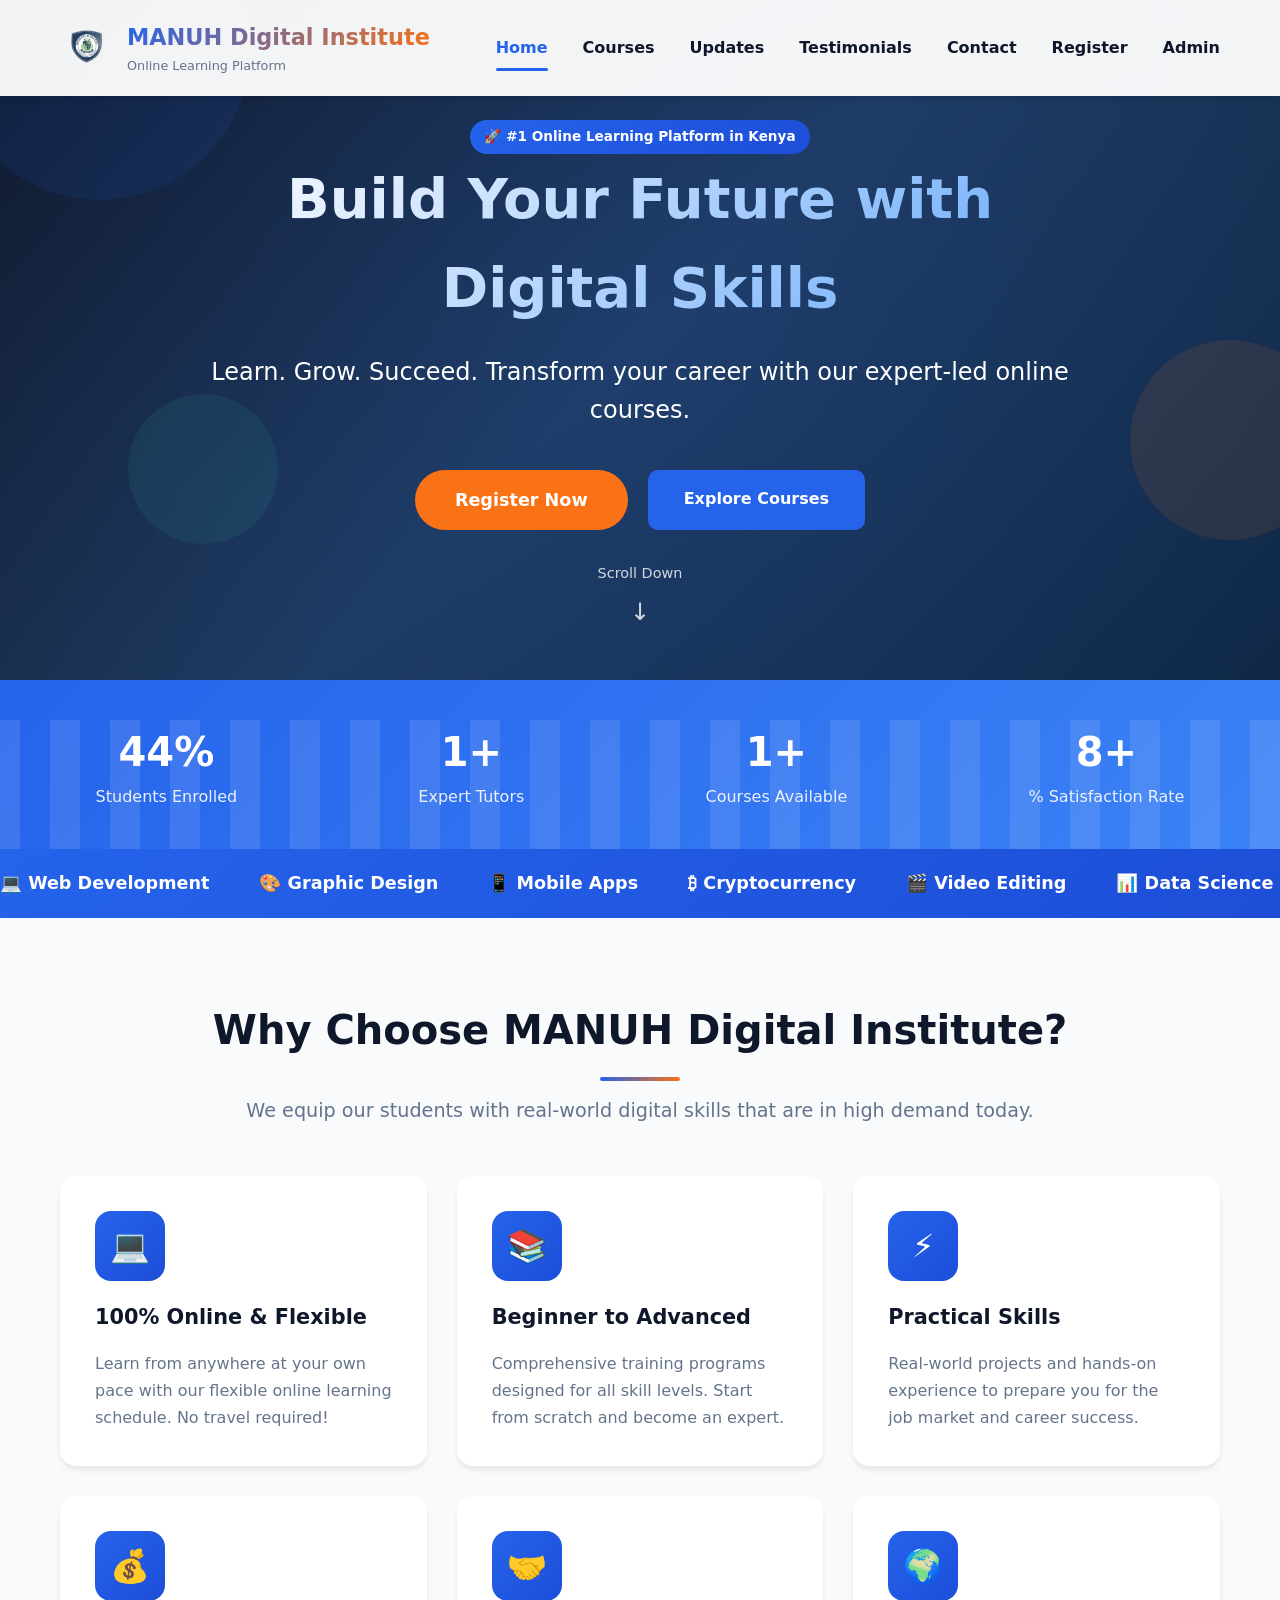
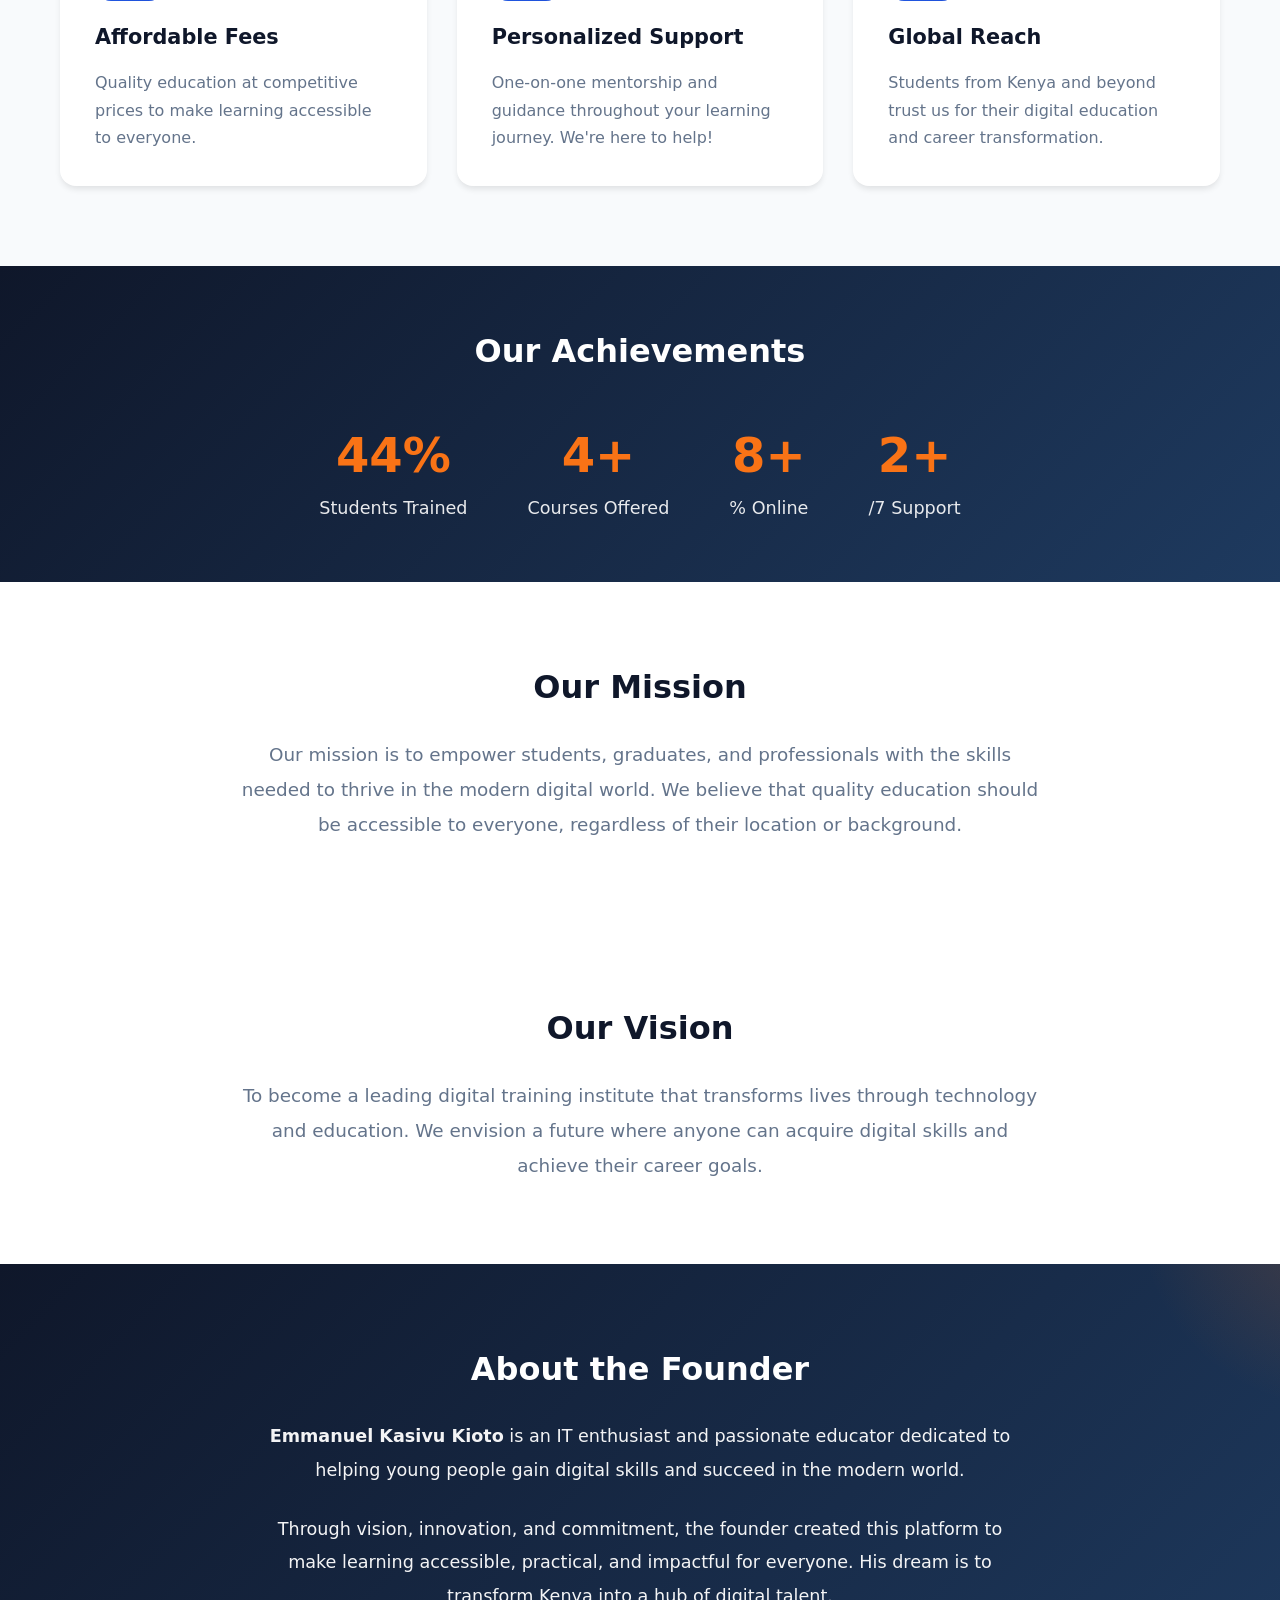
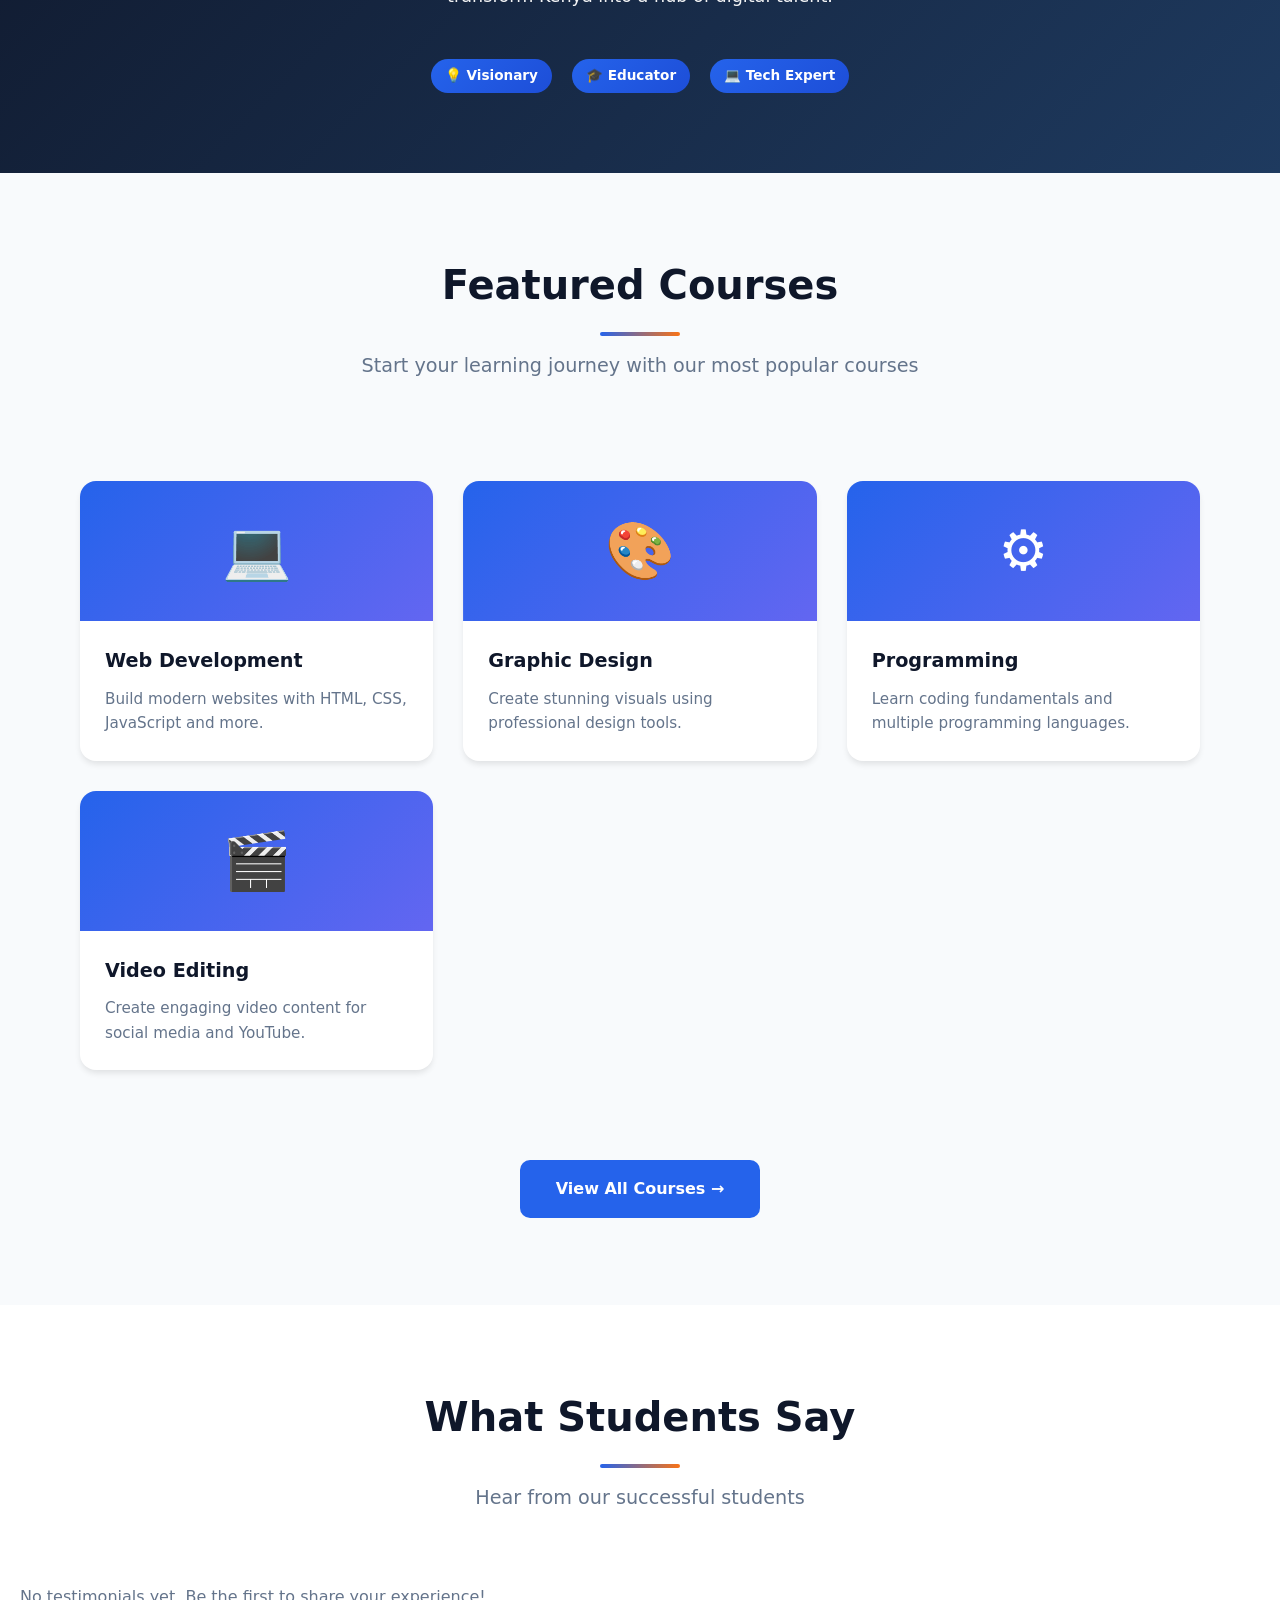
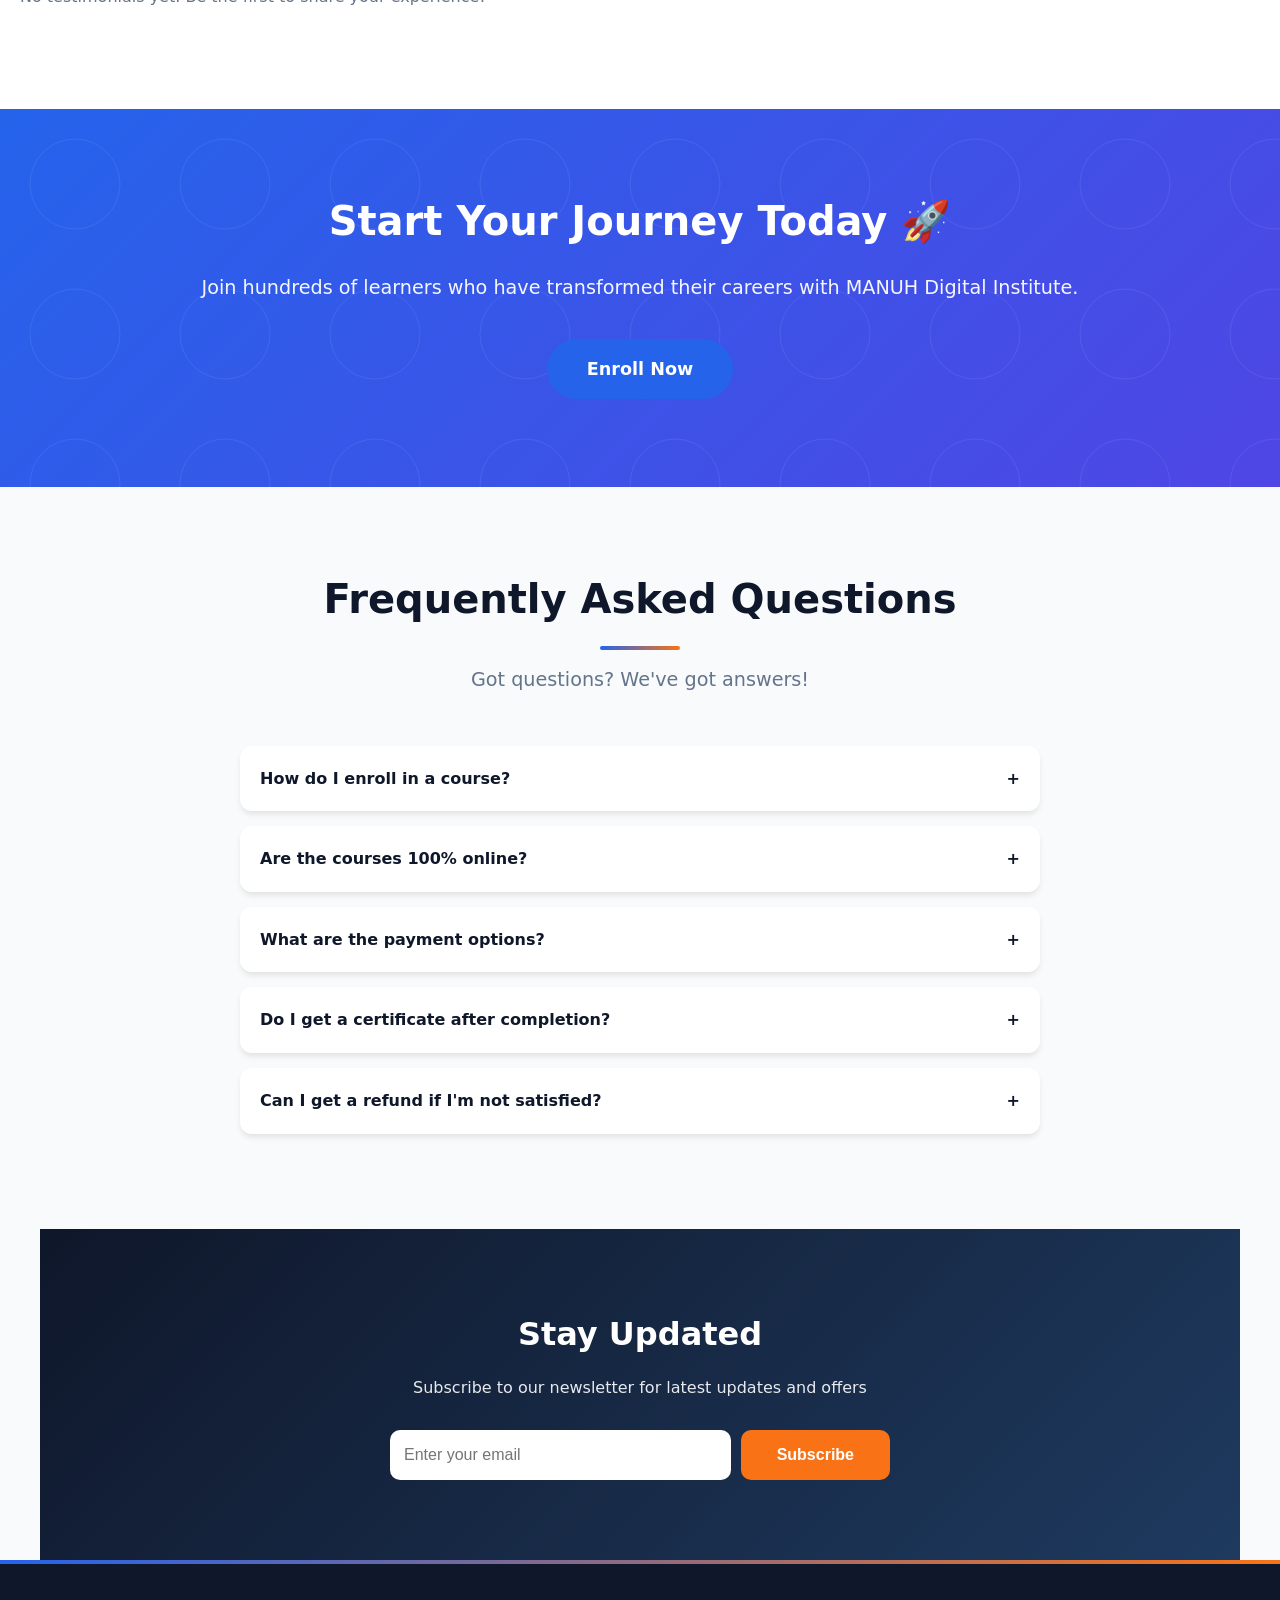
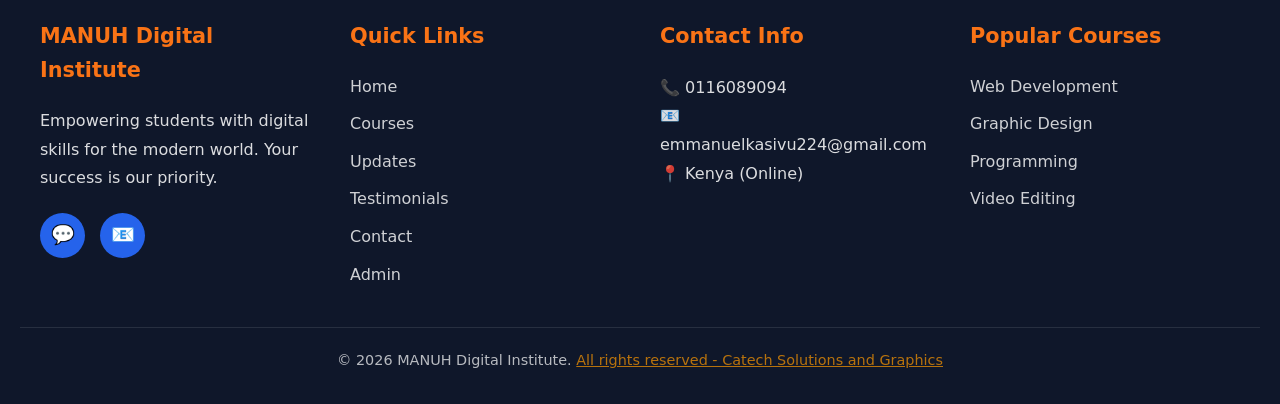
<file: index.html>
<!DOCTYPE html>
<html lang="en">
<head>
    <meta charset="UTF-8">
    <meta name="viewport" content="width=device-width, initial-scale=1.0">
    <meta name="description" content="MANUH Digital Institute - Empowering Skills for the Digital Future. Learn programming, web development, graphic design and more online.">
    <meta name="keywords" content="Manuh Digital Institute, coding school, online courses, programming Kenya, web development, graphic design">
    <title>MANUH Digital Institute | Online Learning Platform</title>
    <link rel="stylesheet" href="styles.css">
    <link rel="icon" href="logo.png">
</head>
<body>
    <!-- Preloader -->
    <div class="preloader" id="preloader">
        <div class="preloader-inner">
            <div class="loader"></div>
            <div class="preloader-text">Loading<span>.</span><span>.</span><span>.</span></div>
        </div>
    </div>

    <!-- Progress Bar -->
    <div class="progress-bar" id="progressBar"></div>

    <!-- Animated Particles Background -->
    <div class="particles">
        <div class="particle"></div>
        <div class="particle"></div>
        <div class="particle"></div>
        <div class="particle"></div>
        <div class="particle"></div>
        <div class="particle"></div>
        <div class="particle"></div>
        <div class="particle"></div>
    </div>

    <!-- Header -->
    <header class="header" id="header">
        <div class="header-inner">
            <div class="logo">
                <img src="logo.png" alt="MANUH Digital Institute">
                <div>
                    <div class="logo-text">MANUH Digital Institute</div>
                    <div class="logo-sub">Online Learning Platform</div>
                </div>
            </div>
            <button class="nav-toggle" onclick="toggleNav()">☰</button>
            <nav class="nav" id="mainNav">
                <a href="index.html" class="active">Home</a>
                <a href="courses.html">Courses</a>
                <a href="updates.html">Updates</a>
                <a href="testimonials.html">Testimonials</a>
                <a href="contact.html">Contact</a>
                <a href="register.html">Register</a>
                <a href="admin.html">Admin</a>
            </nav>
        </div>
    </header>

    <!-- Hero Section -->
    <section class="hero">
        <div class="hero-shapes">
            <div class="hero-shape"></div>
            <div class="hero-shape"></div>
            <div class="hero-shape"></div>
        </div>
        <div class="hero-content">
            <span class="badge">🚀 #1 Online Learning Platform in Kenya</span>
            <h1>Build Your Future with Digital Skills</h1>
            <p>Learn. Grow. Succeed. Transform your career with our expert-led online courses.</p>
            <div class="hero-btns">
                <a class="btn-glow accent" href="https://forms.gle/YhykzPtUgLiprZreA">Register Now</a>
                <a class="btn" href="courses.html">Explore Courses</a>
            </div>
        </div>
        <div class="scroll-indicator">
            <span>Scroll Down</span>
            <span class="arrow">↓</span>
        </div>
    </section>

    <!-- Stats Bar -->
    <div class="stats-bar">
        <div class="stat-item scroll-animate">
            <span class="stat-number" data-count="500">0</span>
            <span class="stat-label">Students Enrolled</span>
        </div>
        <div class="stat-item scroll-animate">
            <span class="stat-number" data-count="15">0</span>
            <span class="stat-label">Expert Tutors</span>
        </div>
        <div class="stat-item scroll-animate">
            <span class="stat-number" data-count="20">0</span>
            <span class="stat-label">Courses Available</span>
        </div>
        <div class="stat-item scroll-animate">
            <span class="stat-number" data-count="98">0</span>
            <span class="stat-label">% Satisfaction Rate</span>
        </div>
    </div>

    <!-- Marquee -->
    <div class="marquee-container">
        <div class="marquee">
            <div class="marquee-content">
                <span class="marquee-item">💻 Web Development</span>
                <span class="marquee-item">🎨 Graphic Design</span>
                <span class="marquee-item">📱 Mobile Apps</span>
                <span class="marquee-item">₿ Cryptocurrency</span>
                <span class="marquee-item">🎬 Video Editing</span>
                <span class="marquee-item">📊 Data Science</span>
                <span class="marquee-item">🔐 Cyber Security</span>
                <span class="marquee-item">💰 Affordable Fees</span>
            </div>
            <div class="marquee-content">
                <span class="marquee-item">💻 Web Development</span>
                <span class="marquee-item">🎨 Graphic Design</span>
                <span class="marquee-item">📱 Mobile Apps</span>
                <span class="marquee-item">₿ Cryptocurrency</span>
                <span class="marquee-item">🎬 Video Editing</span>
                <span class="marquee-item">📊 Data Science</span>
                <span class="marquee-item">🔐 Cyber Security</span>
                <span class="marquee-item">💰 Affordable Fees</span>
            </div>
        </div>
    </div>

    <!-- Why Choose Us -->
    <section class="section scroll-animate">
        <h2 class="section-title">Why Choose MANUH Digital Institute?</h2>
        <p class="section-subtitle">We equip our students with real-world digital skills that are in high demand today.</p>
        
        <div class="features-grid">
            <div class="feature-card animated-card">
                <div class="animated-icon">💻</div>
                <h3>100% Online & Flexible</h3>
                <p>Learn from anywhere at your own pace with our flexible online learning schedule. No travel required!</p>
            </div>
            <div class="feature-card animated-card">
                <div class="animated-icon">📚</div>
                <h3>Beginner to Advanced</h3>
                <p>Comprehensive training programs designed for all skill levels. Start from scratch and become an expert.</p>
            </div>
            <div class="feature-card animated-card">
                <div class="animated-icon">⚡</div>
                <h3>Practical Skills</h3>
                <p>Real-world projects and hands-on experience to prepare you for the job market and career success.</p>
            </div>
            <div class="feature-card animated-card">
                <div class="animated-icon">💰</div>
                <h3>Affordable Fees</h3>
                <p>Quality education at competitive prices to make learning accessible to everyone.</p>
            </div>
            <div class="feature-card animated-card">
                <div class="animated-icon">🤝</div>
                <h3>Personalized Support</h3>
                <p>One-on-one mentorship and guidance throughout your learning journey. We're here to help!</p>
            </div>
            <div class="feature-card animated-card">
                <div class="animated-icon">🌍</div>
                <h3>Global Reach</h3>
                <p>Students from Kenya and beyond trust us for their digital education and career transformation.</p>
            </div>
        </div>
    </section>

    <!-- Counter Section -->
    <section class="counter-section">
        <h2 style="color: white; margin-bottom: 40px; font-size: 2rem;">Our Achievements</h2>
        <div class="counter-grid">
            <div class="counter-item">
                <span class="counter-number" data-count="500">0</span>
                <span class="counter-label">Students Trained</span>
            </div>
            <div class="counter-item">
                <span class="counter-number" data-count="50">0</span>
                <span class="counter-label">Courses Offered</span>
            </div>
            <div class="counter-item">
                <span class="counter-number" data-count="100">0</span>
                <span class="counter-label">% Online</span>
            </div>
            <div class="counter-item">
                <span class="counter-number" data-count="24">0</span>
                <span class="counter-label">/7 Support</span>
            </div>
        </div>
    </section>

    <!-- Mission & Vision -->
    <section class="info-section scroll-animate">
        <div class="info-content">
            <h2>Our Mission</h2>
            <p>Our mission is to empower students, graduates, and professionals with the skills needed to thrive in the modern digital world. We believe that quality education should be accessible to everyone, regardless of their location or background.</p>
        </div>
    </section>

    <section class="info-section scroll-animate">
        <div class="info-content">
            <h2>Our Vision</h2>
            <p>To become a leading digital training institute that transforms lives through technology and education. We envision a future where anyone can acquire digital skills and achieve their career goals.</p>
        </div>
    </section>

    <!-- Founder Section -->
    <section class="founder-section scroll-animate">
        <div class="founder-content">
            <h2>About the Founder</h2>
            <p><strong>Emmanuel Kasivu Kioto</strong> is an IT enthusiast and passionate educator dedicated to helping young people gain digital skills and succeed in the modern world.</p>
            <br>
            <p>Through vision, innovation, and commitment, the founder created this platform to make learning accessible, practical, and impactful for everyone. His dream is to transform Kenya into a hub of digital talent.</p>
            <br>
            <div style="display: flex; gap: 20px; justify-content: center; margin-top: 20px;">
                <span class="badge">💡 Visionary</span>
                <span class="badge">🎓 Educator</span>
                <span class="badge">💻 Tech Expert</span>
            </div>
        </div>
    </section>

    <!-- Featured Courses Preview -->
    <section class="section scroll-animate">
        <h2 class="section-title">Featured Courses</h2>
        <p class="section-subtitle">Start your learning journey with our most popular courses</p>
        
        <div class="courses-grid">
            <div class="course-card hover-lift">
                <div class="course-icon">💻</div>
                <div class="course-content">
                    <h3>Web Development</h3>
                    <p>Build modern websites with HTML, CSS, JavaScript and more.</p>
                </div>
            </div>
            <div class="course-card hover-lift">
                <div class="course-icon">🎨</div>
                <div class="course-content">
                    <h3>Graphic Design</h3>
                    <p>Create stunning visuals using professional design tools.</p>
                </div>
            </div>
            <div class="course-card hover-lift">
                <div class="course-icon">⚙️</div>
                <div class="course-content">
                    <h3>Programming</h3>
                    <p>Learn coding fundamentals and multiple programming languages.</p>
                </div>
            </div>
            <div class="course-card hover-lift">
                <div class="course-icon">🎬</div>
                <div class="course-content">
                    <h3>Video Editing</h3>
                    <p>Create engaging video content for social media and YouTube.</p>
                </div>
            </div>
        </div>
        
        <div style="text-align: center; margin-top: 40px;">
            <a class="btn" href="courses.html">View All Courses →</a>
        </div>
    </section>

    <!-- Testimonials Slider -->
    <section class="section-alt" style="padding: 80px 20px; overflow: hidden;">
        <h2 class="section-title">What Students Say</h2>
        <p class="section-subtitle">Hear from our successful students</p>
        
        <div class="testimonial-slider">
            <div class="testimonial-track" id="testimonialTrack">
                <!-- Loaded dynamically from Google Sheets -->
            </div>
        </div>
    </section>

    <!-- CTA Section -->
    <section class="cta-section scroll-animate">
        <div class="cta-content">
            <h2>Start Your Journey Today 🚀</h2>
            <p>Join hundreds of learners who have transformed their careers with MANUH Digital Institute.</p>
            <a class="btn-glow" href="https://forms.gle/YhykzPtUgLiprZreA">Enroll Now</a>
        </div>
    </section>

    <!-- FAQ Section -->
    <section class="section scroll-animate">
        <h2 class="section-title">Frequently Asked Questions</h2>
        <p class="section-subtitle">Got questions? We've got answers!</p>
        
        <div style="max-width: 800px; margin: 0 auto;">
            <div class="faq-item" onclick="toggleFaq(this)">
                <div class="faq-question">
                    <span>How do I enroll in a course?</span>
                    <span>+</span>
                </div>
                <div class="faq-answer">Simply click on "Register Now" and fill out our registration form. Our team will contact you within 24 hours.</div>
            </div>
            <div class="faq-item" onclick="toggleFaq(this)">
                <div class="faq-question">
                    <span>Are the courses 100% online?</span>
                    <span>+</span>
                </div>
                <div class="faq-answer">Yes! All our courses are delivered online, so you can learn from anywhere at any time that suits you.</div>
            </div>
            <div class="faq-item" onclick="toggleFaq(this)">
                <div class="faq-question">
                    <span>What are the payment options?</span>
                    <span>+</span>
                </div>
                <div class="faq-answer">We offer flexible payment plans. You can pay via M-Pesa, bank transfer, or through our online payment gateway.</div>
            </div>
            <div class="faq-item" onclick="toggleFaq(this)">
                <div class="faq-question">
                    <span>Do I get a certificate after completion?</span>
                    <span>+</span>
                </div>
                <div class="faq-answer">Yes! Upon successful completion of any course, you will receive a professional certificate.</div>
            </div>
            <div class="faq-item" onclick="toggleFaq(this)">
                <div class="faq-question">
                    <span>Can I get a refund if I'm not satisfied?</span>
                    <span>+</span>
                </div>
                <div class="faq-answer">We offer a 7-day money-back guarantee for all our courses. Contact us within 7 days if you're not satisfied.</div>
            </div>
        </div>
    </section>

    <!-- Newsletter Section -->
    <section class="section" style="background: linear-gradient(135deg, var(--secondary), #1e3a5f); color: white; text-align: center;">
        <h2 style="font-size: 2rem; margin-bottom: 15px;">Stay Updated</h2>
        <p style="margin-bottom: 30px; opacity: 0.9;">Subscribe to our newsletter for latest updates and offers</p>
        <form style="max-width: 500px; margin: 0 auto; display: flex; gap: 10px; flex-wrap: wrap; justify-content: center;">
            <input type="email" placeholder="Enter your email" style="flex: 1; min-width: 250px; padding: 14px; border-radius: 10px; border: none;">
            <button type="submit" class="btn btn-accent">Subscribe</button>
        </form>
    </section>

    <!-- Footer -->
    <footer class="footer">
        <div class="footer-content">
            <div>
                <h3>MANUH Digital Institute</h3>
                <p>Empowering students with digital skills for the modern world. Your success is our priority.</p>
                <div class="social-icons">
                    <a href="https://wa.me/254116089094" class="social-icon">💬</a>
                    <a href="mailto:emmanuelkasivu224@gmail.com" class="social-icon">📧</a>
                </div>
            </div>
            <div>
                <h3>Quick Links</h3>
                <div class="footer-links">
                    <a href="index.html">Home</a>
                    <a href="courses.html">Courses</a>
                    <a href="updates.html">Updates</a>
                    <a href="testimonials.html">Testimonials</a>
                    <a href="contact.html">Contact</a>
                    <a href="admin.html">Admin</a>
                </div>
            </div>
            <div>
                <h3>Contact Info</h3>
                <p>📞 0116089094</p>
                <p>📧 emmanuelkasivu224@gmail.com</p>
                <p>📍 Kenya (Online)</p>
            </div>
            <div>
                <h3>Popular Courses</h3>
                <div class="footer-links">
                    <a href="courses.html">Web Development</a>
                    <a href="courses.html">Graphic Design</a>
                    <a href="courses.html">Programming</a>
                    <a href="courses.html">Video Editing</a>
                </div>
            </div>
        </div>
        <div class="footer-bottom">
            <p>&copy; 2026 MANUH Digital Institute. <a href="https://catech.co.ke" target="_blank" style="color: #ff9900;">All rights reserved - Catech Solutions and Graphics</a></p>
        </div>
    </footer>

    <!-- Toast Notification -->
    <div class="toast" id="toast">
        <span id="toastMessage">Message here</span>
    </div>

    <script>
        // Preloader
        window.addEventListener('load', () => {
            setTimeout(() => {
                document.getElementById('preloader').style.display = 'none';
            }, 1500);
        });

        // Progress Bar
        window.addEventListener('scroll', () => {
            const winScroll = document.body.scrollTop || document.documentElement.scrollTop;
            const height = document.documentElement.scrollHeight - document.documentElement.clientHeight;
            const scrolled = (winScroll / height) * 100;
            document.getElementById('progressBar').style.width = scrolled + '%';
        });

        // Header scroll effect
        window.addEventListener('scroll', () => {
            const header = document.getElementById('header');
            if (window.scrollY > 50) {
                header.classList.add('scrolled');
            } else {
                header.classList.remove('scrolled');
            }
        });

        // Mobile Navigation
        function toggleNav() {
            document.getElementById('mainNav').classList.toggle('active');
        }

        // Animated Counter
        function animateCounters() {
            const counters = document.querySelectorAll('[data-count]');
            counters.forEach(counter => {
                const target = parseInt(counter.getAttribute('data-count'));
                const duration = 2000;
                const increment = target / (duration / 16);
                let current = 0;
                
                const updateCounter = () => {
                    current += increment;
                    if (current < target) {
                        counter.textContent = Math.floor(current) + (target > 100 ? '%' : '+');
                        requestAnimationFrame(updateCounter);
                    } else {
                        counter.textContent = target + (target > 100 ? '%' : '+');
                    }
                };
                updateCounter();
            });
        }

        // Intersection Observer for scroll animations
        const observerOptions = {
            threshold: 0.1,
            rootMargin: '0px 0px -50px 0px'
        };

        const observer = new IntersectionObserver((entries) => {
            entries.forEach(entry => {
                if (entry.isIntersecting) {
                    entry.target.classList.add('visible');
                    if (entry.target.classList.contains('counter-section') || 
                        entry.target.closest('.stats-bar')) {
                        animateCounters();
                    }
                }
            });
        }, observerOptions);

        document.querySelectorAll('.scroll-animate, .stats-bar, .counter-section').forEach(el => {
            observer.observe(el);
        });

        // FAQ Toggle
        function toggleFaq(element) {
            element.classList.toggle('active');
            const span = element.querySelector('.faq-question span:last-child');
            span.textContent = element.classList.contains('active') ? '−' : '+';
        }

        // Load Testimonials
        const sheetURL = "https://docs.google.com/spreadsheets/d/e/2PACX-1vQhWSecaoPo58RDYDO5vGVjQj4ZnOai4Zv1HASyNy6rtLW99l5zXTQamYXKHBvB--AUJJ_jW89Kjvk1/pub?gid=975056607&single=true&output=csv";

        fetch(sheetURL)
            .then(response => response.text())
            .then(data => {
                const rows = data.split("\n").slice(1);
                let html = '';
                rows.forEach(row => {
                    const cols = row.split(",");
                    if (cols.length >= 3 && cols[0]) {
                        html += `
                            <div class="testimonial-card hover-lift">
                                <div style="font-size: 2rem; margin-bottom: 10px;">💬</div>
                                <p style="color: var(--gray); margin-bottom: 15px; font-style: italic;">"${cols[2] || 'Great learning experience!'}"</p>
                                <h4 style="color: var(--secondary);">${cols[0]}</h4>
                                <p style="color: var(--primary); font-size: 0.9rem;">${cols[1] || 'Student'}</p>
                            </div>
                        `;
                    }
                });
                document.getElementById('testimonialTrack').innerHTML = html || '<p style="text-align: center; color: var(--gray);">Loading testimonials...</p>';
            })
            .catch(() => {
                document.getElementById('testimonialTrack').innerHTML = '<p style="text-align: center; color: var(--gray);">No testimonials yet. Be the first to share your experience!</p>';
            });

        // Smooth scroll for anchor links
        document.querySelectorAll('a[href^="#"]').forEach(anchor => {
            anchor.addEventListener('click', function(e) {
                e.preventDefault();
                const target = document.querySelector(this.getAttribute('href'));
                if (target) {
                    target.scrollIntoView({ behavior: 'smooth', block: 'start' });
                }
            });
        });

        // Active nav link
        const currentPage = window.location.pathname.split('/').pop() || 'index.html';
        document.querySelectorAll('.nav a').forEach(link => {
            if (link.getAttribute('href') === currentPage) {
                link.classList.add('active');
            }
        });

        // Show toast notification
        function showToast(message, type = 'success') {
            const toast = document.getElementById('toast');
            const toastMessage = document.getElementById('toastMessage');
            toast.className = 'toast ' + type;
            toastMessage.textContent = message;
            toast.classList.add('show');
            setTimeout(() => toast.classList.remove('show'), 4000);
        }
    </script>
</body>
</html>
</file>
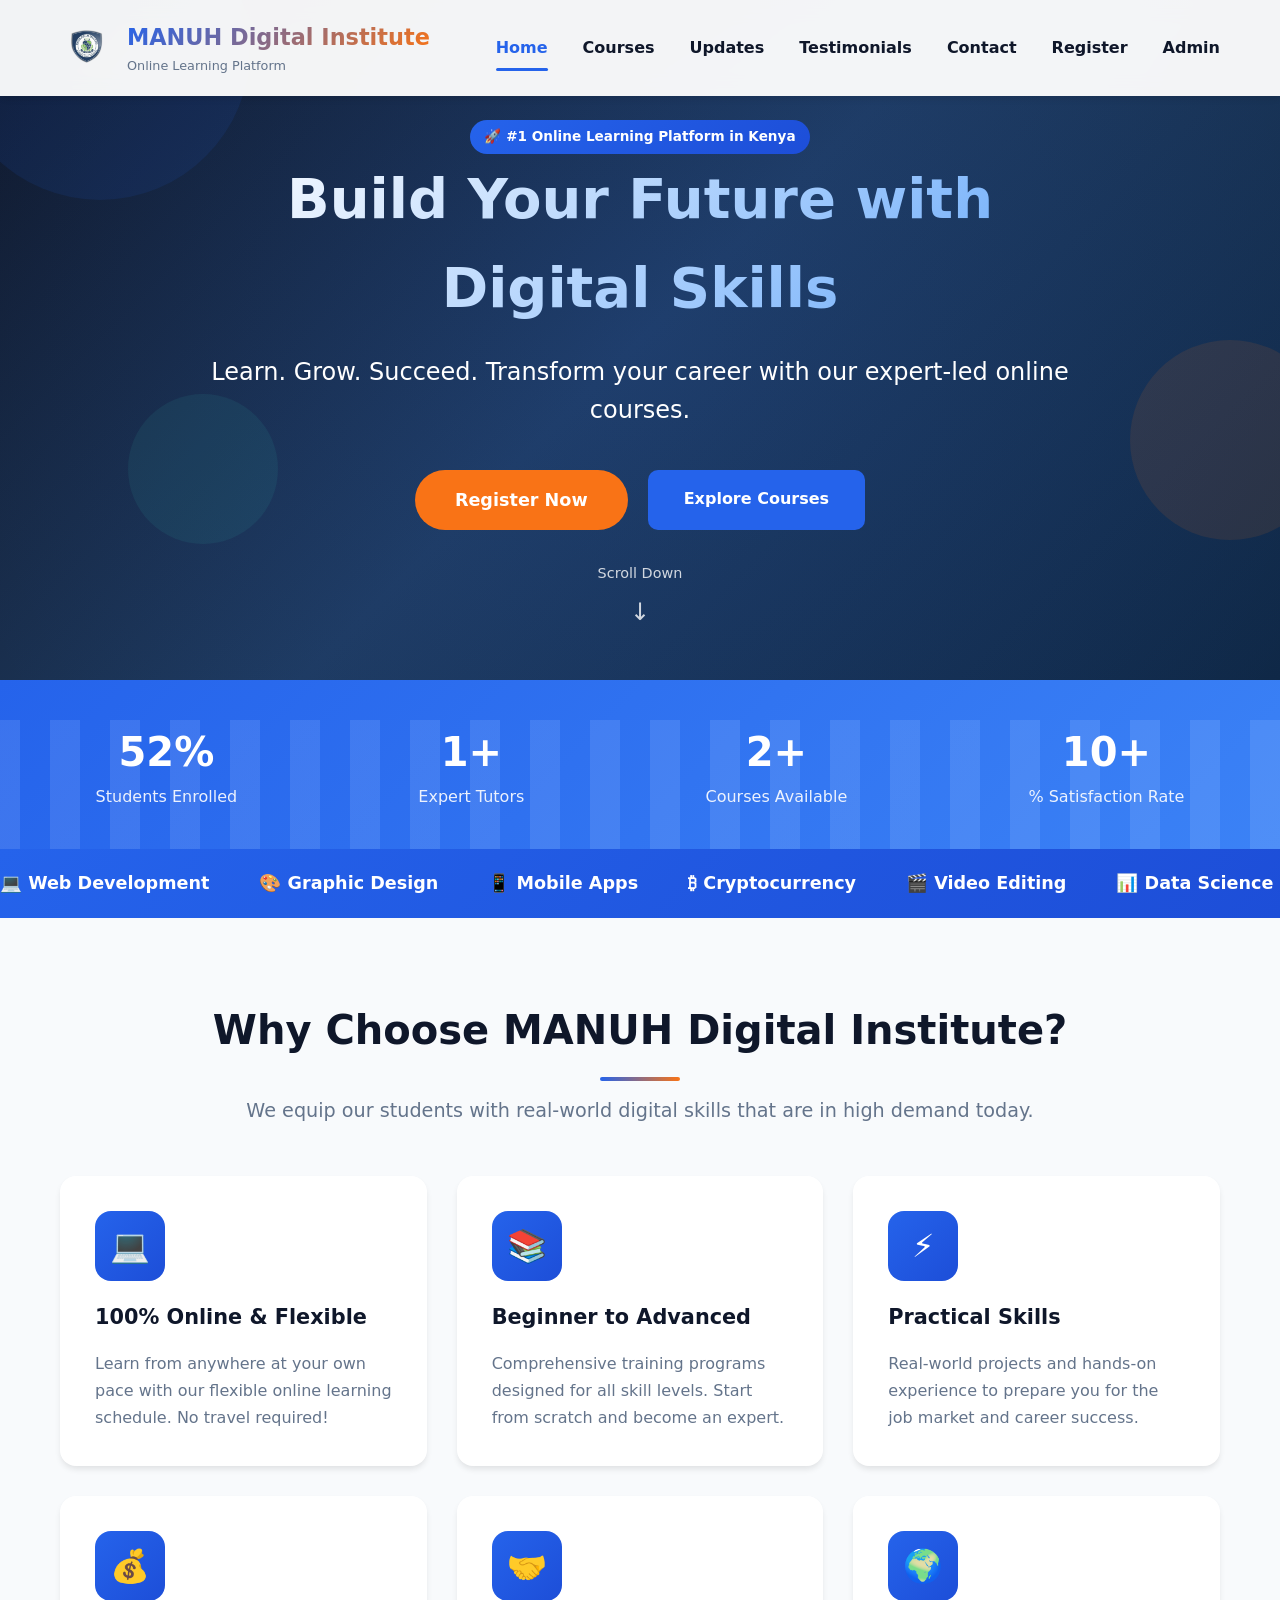
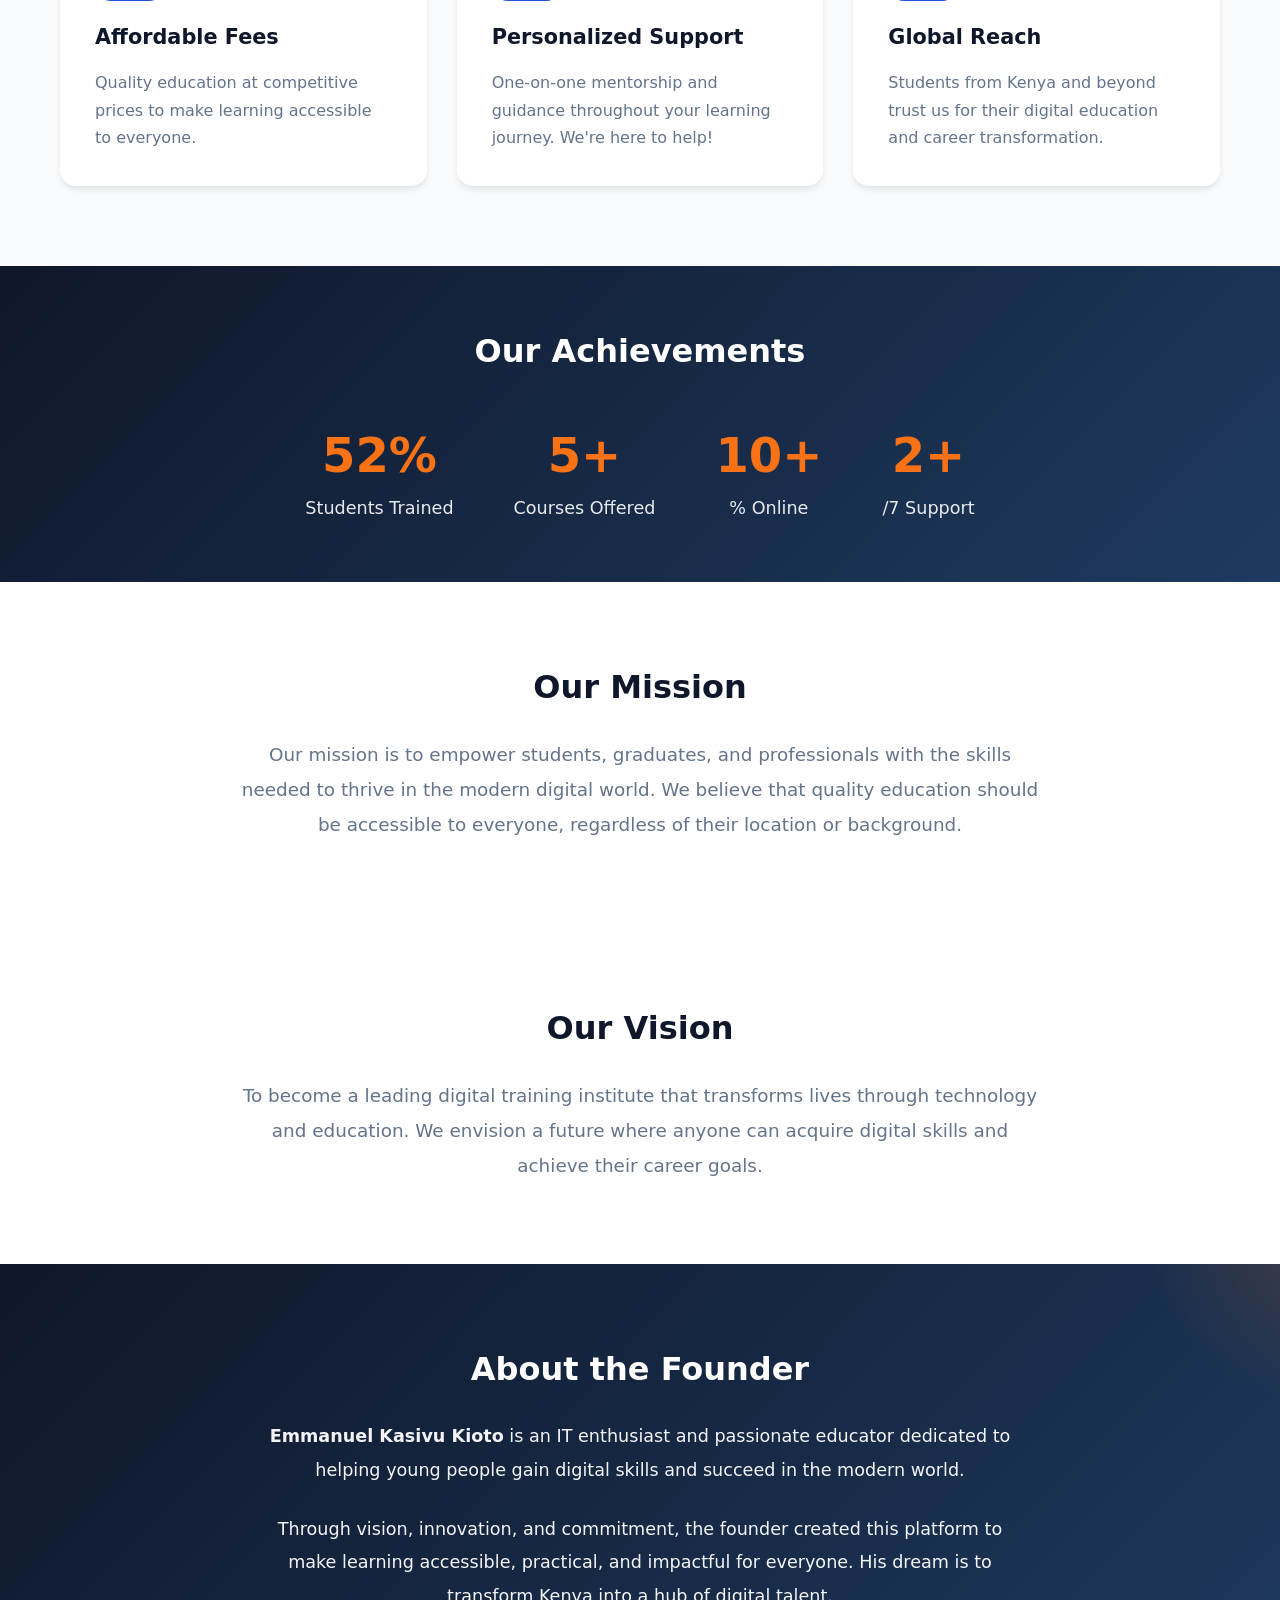
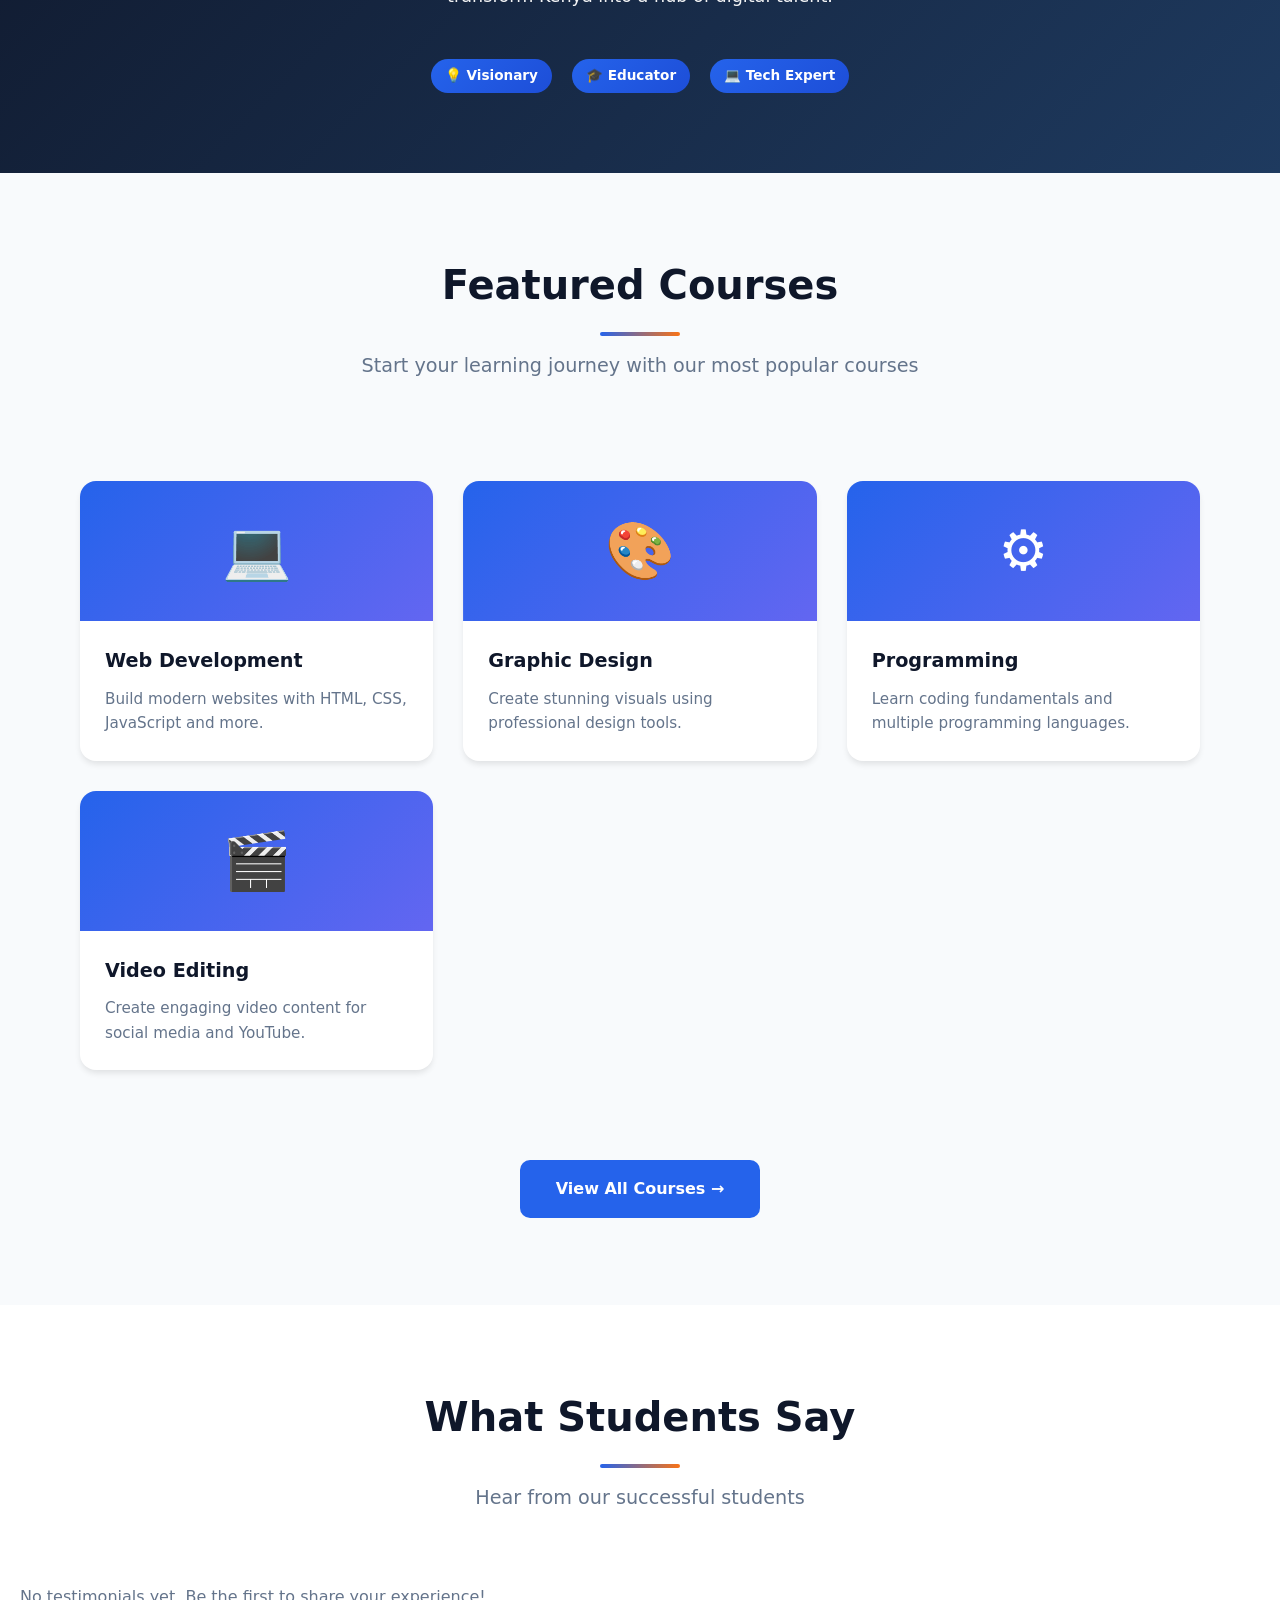
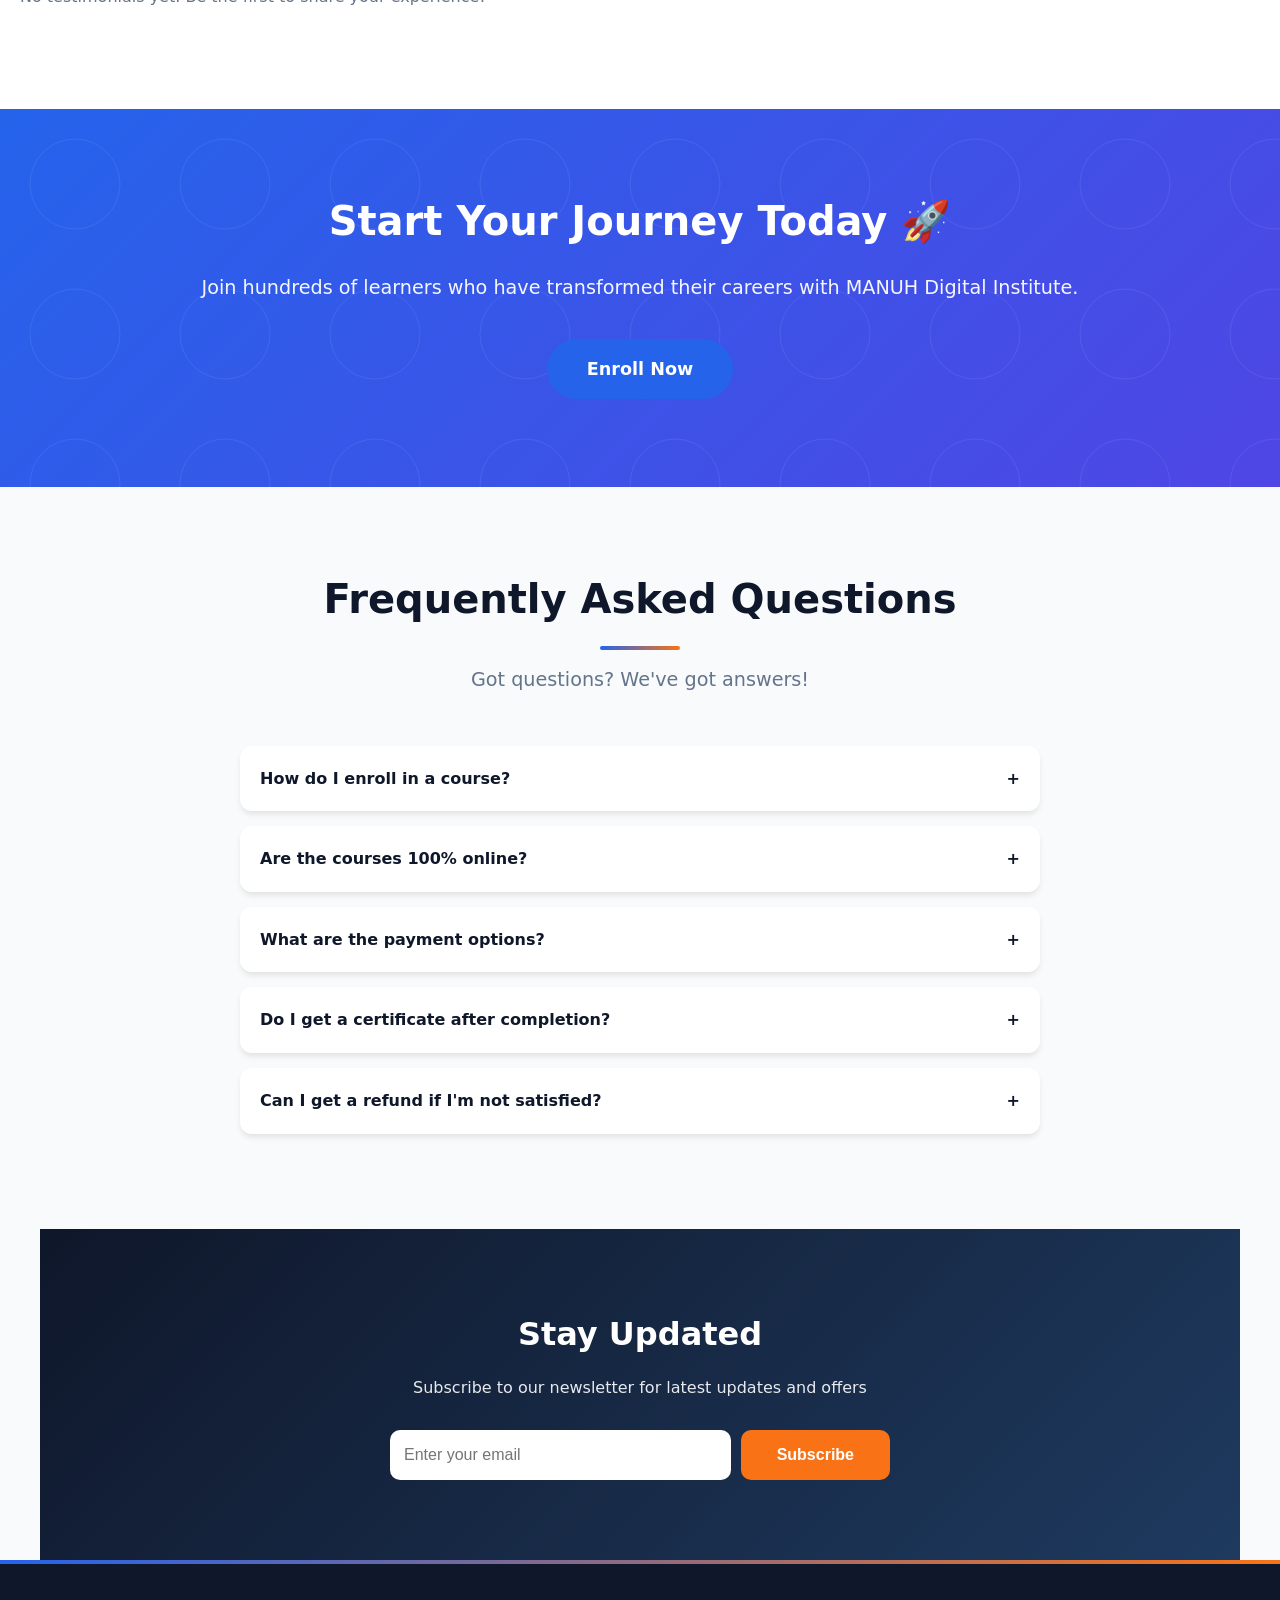
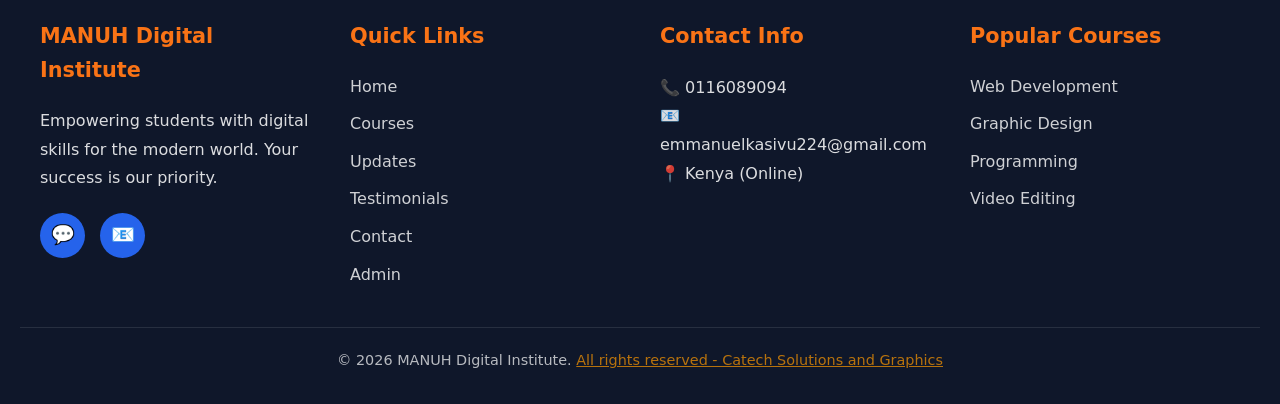
<file: admin.html>
<!DOCTYPE html>
<html lang="en">
<head>
    <meta charset="UTF-8">
    <meta name="viewport" content="width=device-width, initial-scale=1.0">
    <meta name="description" content="MANUH Digital Institute Admin Panel">
    <title>Admin Panel | MANUH Digital Institute</title>
    <link rel="stylesheet" href="styles.css">
    <style>
        .admin-container {
            max-width: 900px;
            margin: 40px auto;
            padding: 20px;
        }
        .admin-card {
            background: var(--white);
            padding: 30px;
            border-radius: 12px;
            box-shadow: var(--shadow);
            margin-bottom: 30px;
        }
        .admin-card h3 {
            margin-bottom: 20px;
            color: var(--secondary);
        }
        .form-group {
            margin-bottom: 15px;
        }
        .form-group label {
            display: block;
            margin-bottom: 5px;
            font-weight: 500;
            color: var(--secondary);
        }
        .form-group input {
            width: 100%;
            padding: 12px;
            border: 1px solid #ddd;
            border-radius: 8px;
            font-size: 1rem;
        }
        .form-row {
            display: grid;
            grid-template-columns: repeat(auto-fit, minmax(200px, 1fr));
            gap: 15px;
        }
        table {
            width: 100%;
            border-collapse: collapse;
            margin-top: 15px;
        }
        table, th, td {
            border: 1px solid #e2e8f0;
            padding: 12px;
            text-align: left;
        }
        th {
            background: var(--primary);
            color: var(--white);
        }
    </style>
</head>
<body>
    <header class="header">
        <div class="header-inner">
            <div class="logo">
                <img src="logo.png" alt="MANUH Digital Institute">
                <div>
                    <div class="logo-text">MANUH Digital Institute</div>
                    <div class="logo-sub">Admin Panel</div>
                </div>
            </div>
            <button class="nav-toggle" onclick="toggleNav()">☰</button>
            <nav class="nav" id="mainNav">
                <a href="index.html">Home</a>
                <a href="courses.html">Courses</a>
                <a href="updates.html">Updates</a>
                <a href="testimonials.html">Testimonials</a>
                <a href="contact.html">Contact</a>
            </nav>
        </div>
    </header>

    <section class="section">
        <h2 class="section-title">Admin Panel</h2>
        
        <div class="admin-container">
            <div class="admin-card">
                <h3>Add Student</h3>
                <form onsubmit="addStudent(event)">
                    <div class="form-row">
                        <div class="form-group">
                            <label>Name</label>
                            <input type="text" id="name" required>
                        </div>
                        <div class="form-group">
                            <label>Course</label>
                            <input type="text" id="course" required>
                        </div>
                        <div class="form-group">
                            <label>Payment Status</label>
                            <input type="text" id="status" required>
                        </div>
                        <div class="form-group">
                            <label>Phone Number</label>
                            <input type="text" id="phone">
                        </div>
                        <div class="form-group">
                            <label>Level</label>
                            <input type="text" id="level">
                        </div>
                    </div>
                    <button type="submit" class="btn" style="margin-top: 15px;">Add Student</button>
                </form>
            </div>

            <div class="admin-card">
                <h3>Student Records</h3>
                <table id="studentTable">
                    <thead>
                        <tr>
                            <th>Name</th>
                            <th>Course</th>
                            <th>Status</th>
                            <th>Phone</th>
                            <th>Level</th>
                        </tr>
                    </thead>
                    <tbody id="tableBody">
                        <tr>
                            <td colspan="5" style="text-align: center; color: var(--gray);">Loading student data...</td>
                        </tr>
                    </tbody>
                </table>
            </div>
        </div>
    </section>

    <footer class="footer">
        <p>&copy; 2026 MANUH Digital Institute. <a href="https://catech.co.ke" target="_blank" style="color: #ff9900;">All rights reserved - Catech Solutions and Graphics</a></p>
    </footer>

    <script>
        function toggleNav() {
            document.getElementById('mainNav').classList.toggle('active');
        }

        const password = prompt("Enter Admin Password:");
        
        if(password !== "admin123") {
            alert("Access Denied");
            window.location.href = "index.html";
        }

        const scriptURL = "https://script.google.com/macros/s/AKfycbyTYsg6aD3mTQGzSNN8F17rz74okdClJZOH5pSn0AeTXFLBTdR7M_rNpAtWcCsuCDi9/exec";
        const sheetURL = "https://docs.google.com/spreadsheets/d/e/2PACX-1vQhWSecaoPo58RDYDO5vGVjQj4ZnOai4Zv1HASyNy6rtLW99l5zXTQamYXKHBvB--AUJJ_jW89Kjvk1/pub?gid=578775294&single=true&output=csv";

        function addStudent(e) {
            e.preventDefault();
            const name = document.getElementById("name").value;
            const course = document.getElementById("course").value;
            const status = document.getElementById("status").value;
            const phone = document.getElementById("phone").value;
            const level = document.getElementById("level").value;

   fetch(scriptURL, {
    method: "POST",
    mode: "no-cors", 
    body: JSON.stringify({name, course, status, phone, level})
})
.then(() => {
    alert("✅ Student added successfully!");
    document.querySelector("form").reset();
    setTimeout(loadStudents, 1500);
})
.catch(error => {
    alert("❌ Failed to send data");
    console.error(error);
});
        }

        function loadStudents() {
            fetch(sheetURL)
                .then(res => res.text())
                .then(data => {
                    const rows = data.split("\n").slice(1);
                    let html = "";
                    rows.forEach(row => {
                        const cols = row.split(",");
                        if(cols.length >= 3 && cols[0]) {
                            html += `<tr>
                                <td>${cols[0]}</td>
                                <td>${cols[1] || '-'}</td>
                                <td>${cols[2] || '-'}</td>
                                <td>${cols[3] || '-'}</td>
                                <td>${cols[4] || '-'}</td>
                            </tr>`;
                        }
                    });
                    document.getElementById("tableBody").innerHTML = html || '<tr><td colspan="5" style="text-align: center; color: var(--gray);">No students found</td></tr>';
                });
        }

        loadStudents();
    </script>
</body>
</html>
</file>
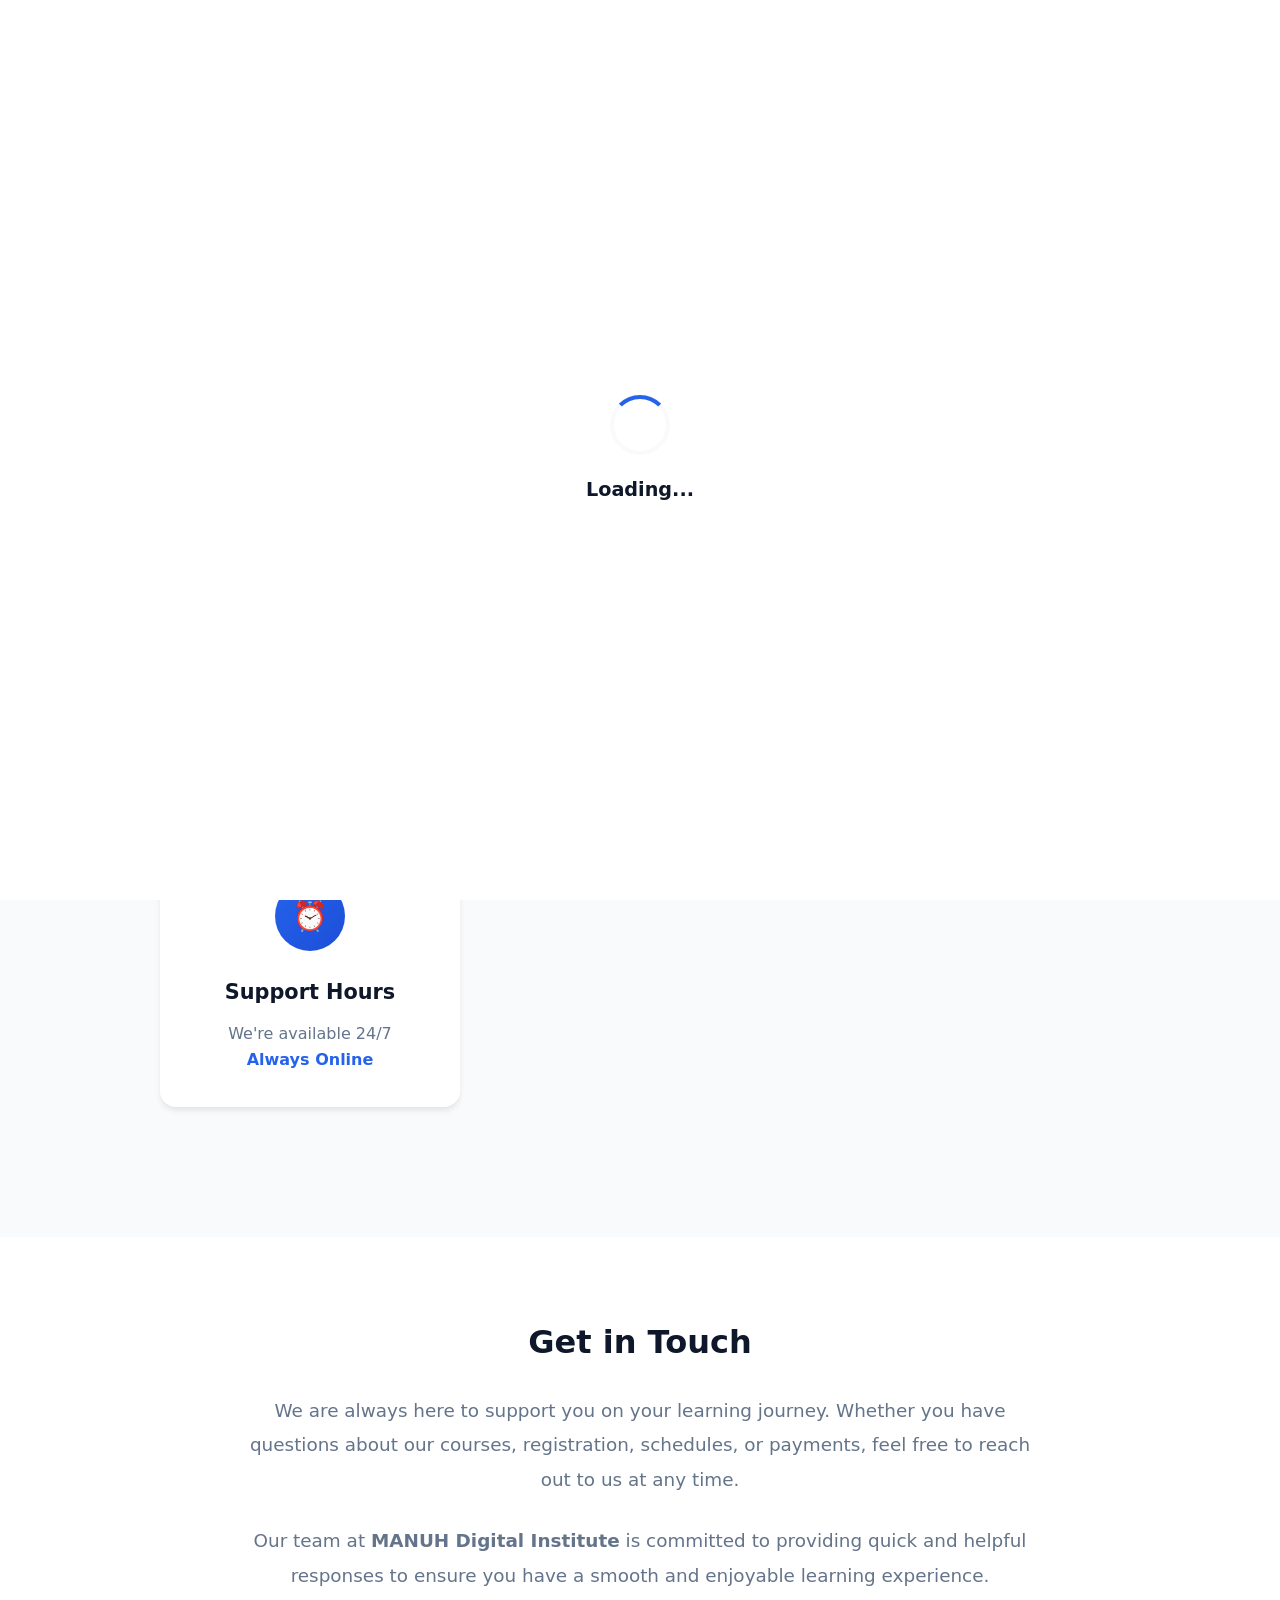
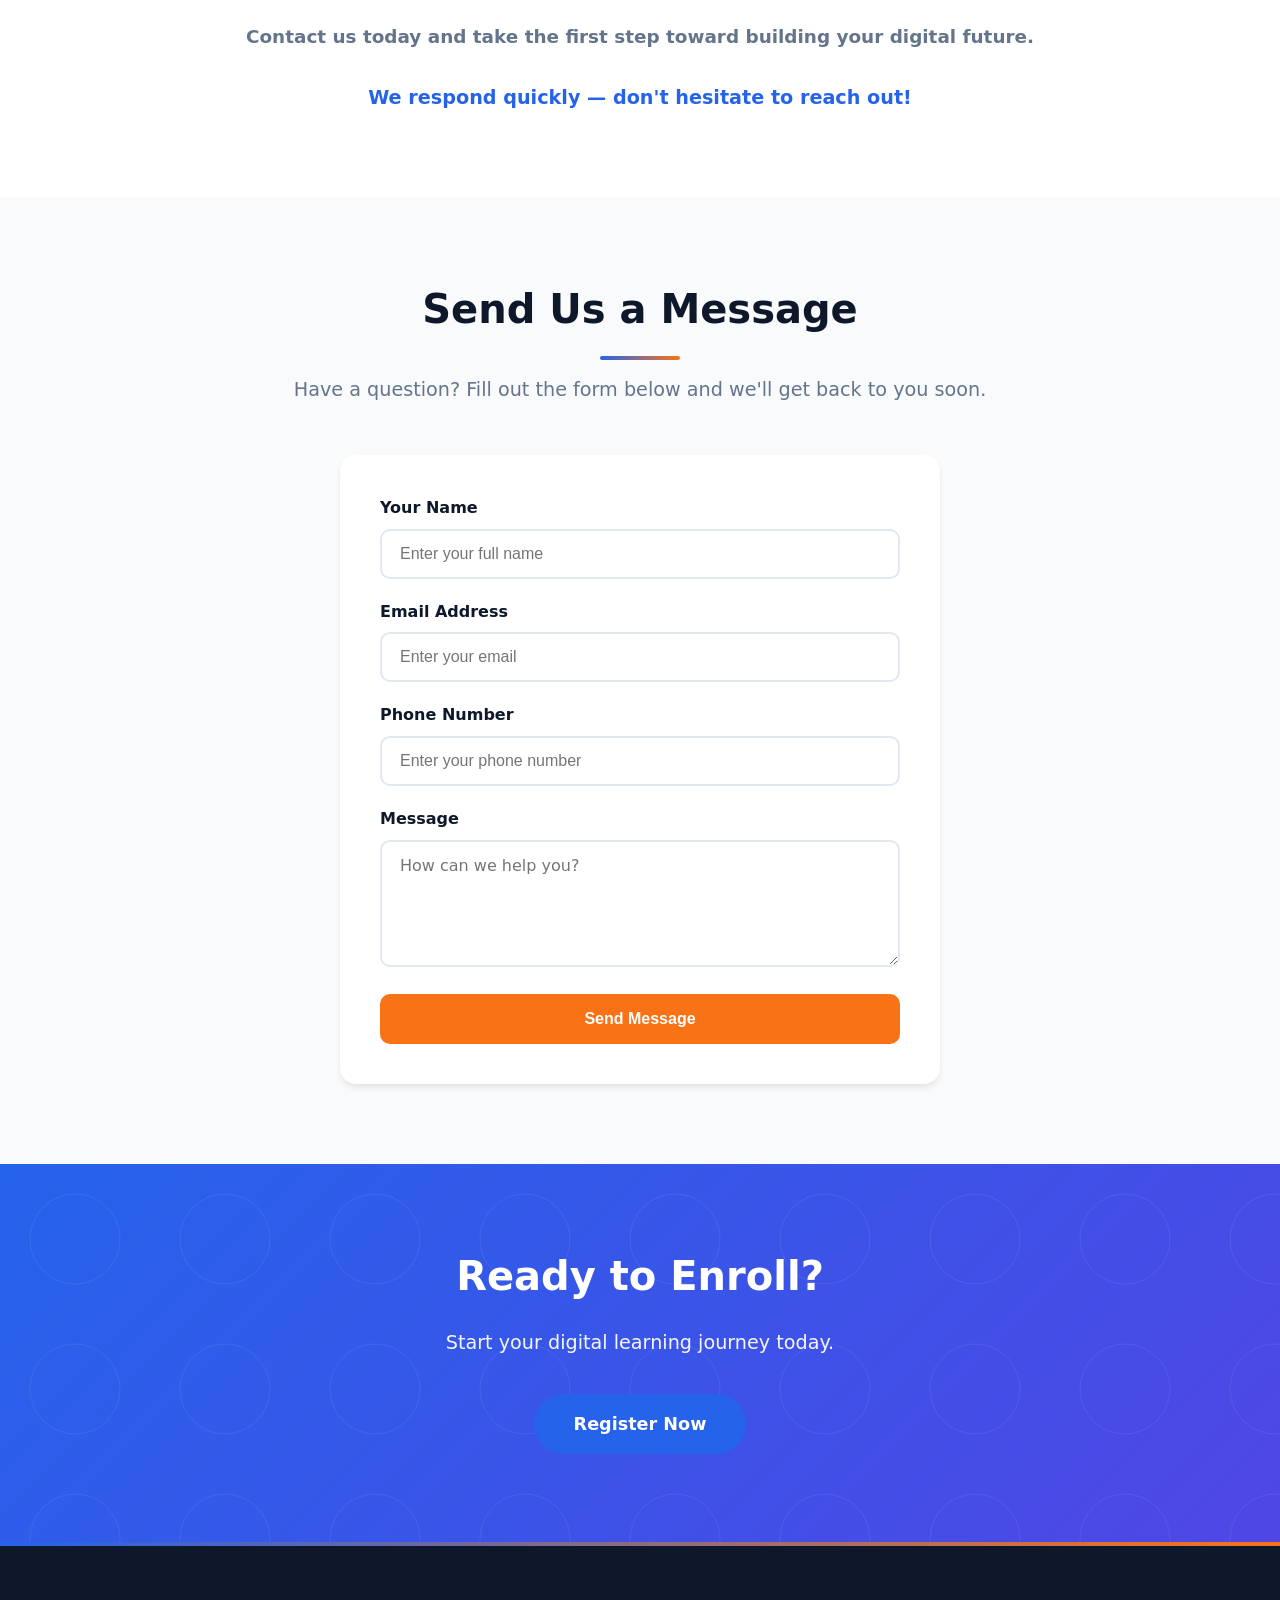
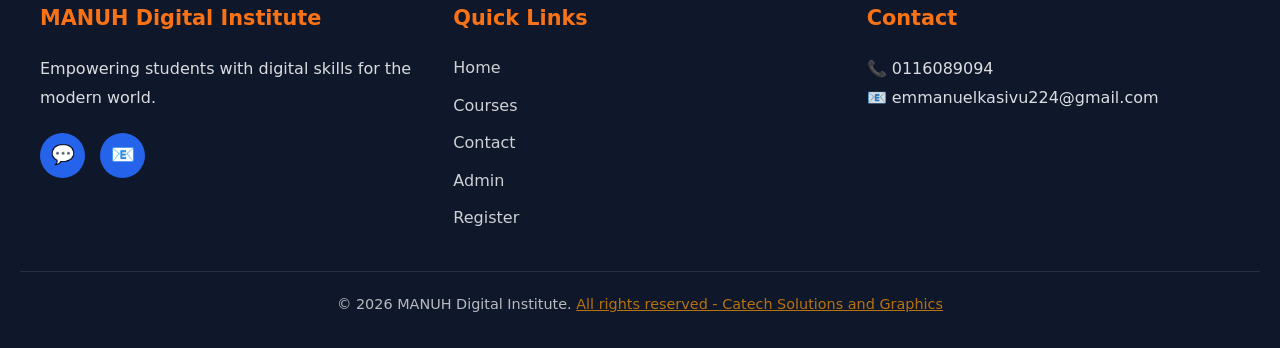
<file: contact.html>
<!DOCTYPE html>
<html lang="en">
<head>
    <meta charset="UTF-8">
    <meta name="viewport" content="width=device-width, initial-scale=1.0">
    <meta name="description" content="Contact MANUH Digital Institute - Get in touch for course inquiries and support.">
    <meta name="keywords" content="Manuh, contact, support, Kenya">
    <title>Contact Us | MANUH Digital Institute</title>
    <link rel="stylesheet" href="styles.css">
    <link rel="icon" href="logo.png">
</head>
<body>
    <!-- Preloader -->
    <div class="preloader" id="preloader">
        <div class="preloader-inner">
            <div class="loader"></div>
            <div class="preloader-text">Loading<span>.</span><span>.</span><span>.</span></div>
        </div>
    </div>

    <div class="progress-bar" id="progressBar"></div>

    <div class="particles">
        <div class="particle"></div>
        <div class="particle"></div>
        <div class="particle"></div>
        <div class="particle"></div>
    </div>

    <header class="header" id="header">
        <div class="header-inner">
            <div class="logo">
                <img src="logo.png" alt="MANUH Digital Institute">
                <div>
                    <div class="logo-text">MANUH Digital Institute</div>
                    <div class="logo-sub">Online Learning Platform</div>
                </div>
            </div>
            <button class="nav-toggle" onclick="toggleNav()">☰</button>
            <nav class="nav" id="mainNav">
                <a href="index.html">Home</a>
                <a href="courses.html">Courses</a>
                <a href="updates.html">Updates</a>
                <a href="testimonials.html">Testimonials</a>
                <a href="contact.html" class="active">Contact</a>
                <a href="register.html">Register</a>
                <a href="admin.html">Admin</a>
            </nav>
        </div>
    </header>

    <section class="about-hero">
        <span class="badge">📞 We're Here to Help</span>
        <h1>Contact Us</h1>
        <p>We're here to help you on your learning journey. Reach out anytime!</p>
    </section>

    <section class="section scroll-animate">
        <div class="contact-grid">
            <div class="contact-card animated-card">
                <div class="contact-icon">📞</div>
                <h3>Phone</h3>
                <p>Call us for immediate assistance</p>
                <a href="tel:0116089094">0116089094</a>
            </div>
            <div class="contact-card animated-card">
                <div class="contact-icon">📧</div>
                <h3>Email</h3>
                <p>Send us an email anytime</p>
                <a href="mailto:emmanuelkasivu224@gmail.com">emmanuelkasivu224@gmail.com</a>
            </div>
            <div class="contact-card animated-card">
                <div class="contact-icon">💬</div>
                <h3>WhatsApp</h3>
                <p>Chat with us on WhatsApp</p>
                <a href="https://wa.me/254116089094">Send Message</a>
            </div>
            <div class="contact-card animated-card">
                <div class="contact-icon">⏰</div>
                <h3>Support Hours</h3>
                <p>We're available 24/7</p>
                <a href="#">Always Online</a>
            </div>
        </div>
    </section>

    <section class="info-section scroll-animate">
        <div class="info-content">
            <h2>Get in Touch</h2>
            <p>We are always here to support you on your learning journey. Whether you have questions about our courses, registration, schedules, or payments, feel free to reach out to us at any time.</p>
            <br>
            <p>Our team at <strong>MANUH Digital Institute</strong> is committed to providing quick and helpful responses to ensure you have a smooth and enjoyable learning experience.</p>
            <br>
            <p><strong>Contact us today and take the first step toward building your digital future.</strong></p>
            <br>
            <p style="color: var(--primary); font-weight: 600; font-size: 1.2rem;">We respond quickly — don't hesitate to reach out!</p>
        </div>
    </section>

    <section class="section scroll-animate" style="background: var(--light);">
        <h2 class="section-title">Send Us a Message</h2>
        <p class="section-subtitle">Have a question? Fill out the form below and we'll get back to you soon.</p>
        
        <form style="max-width: 600px; margin: 0 auto; background: var(--white); padding: 40px; border-radius: 16px; box-shadow: var(--shadow);">
            <div class="form-group">
                <label>Your Name</label>
                <input type="text" placeholder="Enter your full name" required>
            </div>
            <div class="form-group">
                <label>Email Address</label>
                <input type="email" placeholder="Enter your email" required>
            </div>
            <div class="form-group">
                <label>Phone Number</label>
                <input type="tel" placeholder="Enter your phone number">
            </div>
            <div class="form-group">
                <label>Message</label>
                <textarea rows="5" placeholder="How can we help you?" style="width: 100%; padding: 14px 18px; border: 2px solid #e2e8f0; border-radius: 10px; font-size: 1rem; resize: vertical; font-family: inherit;"></textarea>
            </div>
            <button type="submit" class="btn btn-accent" style="width: 100%;">Send Message</button>
        </form>
    </section>

    <section class="cta-section scroll-animate">
        <div class="cta-content">
            <h2>Ready to Enroll?</h2>
            <p>Start your digital learning journey today.</p>
            <a class="btn-glow" href="https://forms.gle/YhykzPtUgLiprZreA">Register Now</a>
        </div>
    </section>

    <footer class="footer">
        <div class="footer-content">
            <div>
                <h3>MANUH Digital Institute</h3>
                <p>Empowering students with digital skills for the modern world.</p>
                <div class="social-icons">
                    <a href="https://wa.me/254116089094" class="social-icon">💬</a>
                    <a href="mailto:emmanuelkasivu224@gmail.com" class="social-icon">📧</a>
                </div>
            </div>
            <div>
                <h3>Quick Links</h3>
                <div class="footer-links">
                    <a href="index.html">Home</a>
                    <a href="courses.html">Courses</a>
                    <a href="contact.html">Contact</a>
                    <a href="admin.html">Admin</a>
                    <a href="register.html">Register</a>
                </div>
            </div>
            <div>
                <h3>Contact</h3>
                <p>📞 0116089094</p>
                <p>📧 emmanuelkasivu224@gmail.com</p>
            </div>
        </div>
        <div class="footer-bottom">
            <p>&copy; 2026 MANUH Digital Institute. <a href="https://catech.co.ke" target="_blank" style="color: #ff9900;">All rights reserved - Catech Solutions and Graphics</a></p>
        </div>
    </footer>

    <script>
        window.addEventListener('load', () => {
            setTimeout(() => {
                document.getElementById('preloader').style.display = 'none';
            }, 1500);
        });

        window.addEventListener('scroll', () => {
            const winScroll = document.body.scrollTop || document.documentElement.scrollTop;
            const height = document.documentElement.scrollHeight - document.documentElement.clientHeight;
            const scrolled = (winScroll / height) * 100;
            document.getElementById('progressBar').style.width = scrolled + '%';
            
            const header = document.getElementById('header');
            header.classList.toggle('scrolled', window.scrollY > 50);
        });

        function toggleNav() {
            document.getElementById('mainNav').classList.toggle('active');
        }

        const observer = new IntersectionObserver((entries) => {
            entries.forEach(entry => {
                if (entry.isIntersecting) {
                    entry.target.classList.add('visible');
                }
            });
        }, { threshold: 0.1 });

        document.querySelectorAll('.scroll-animate').forEach(el => observer.observe(el));
    </script>
</body>
</html>
</file>
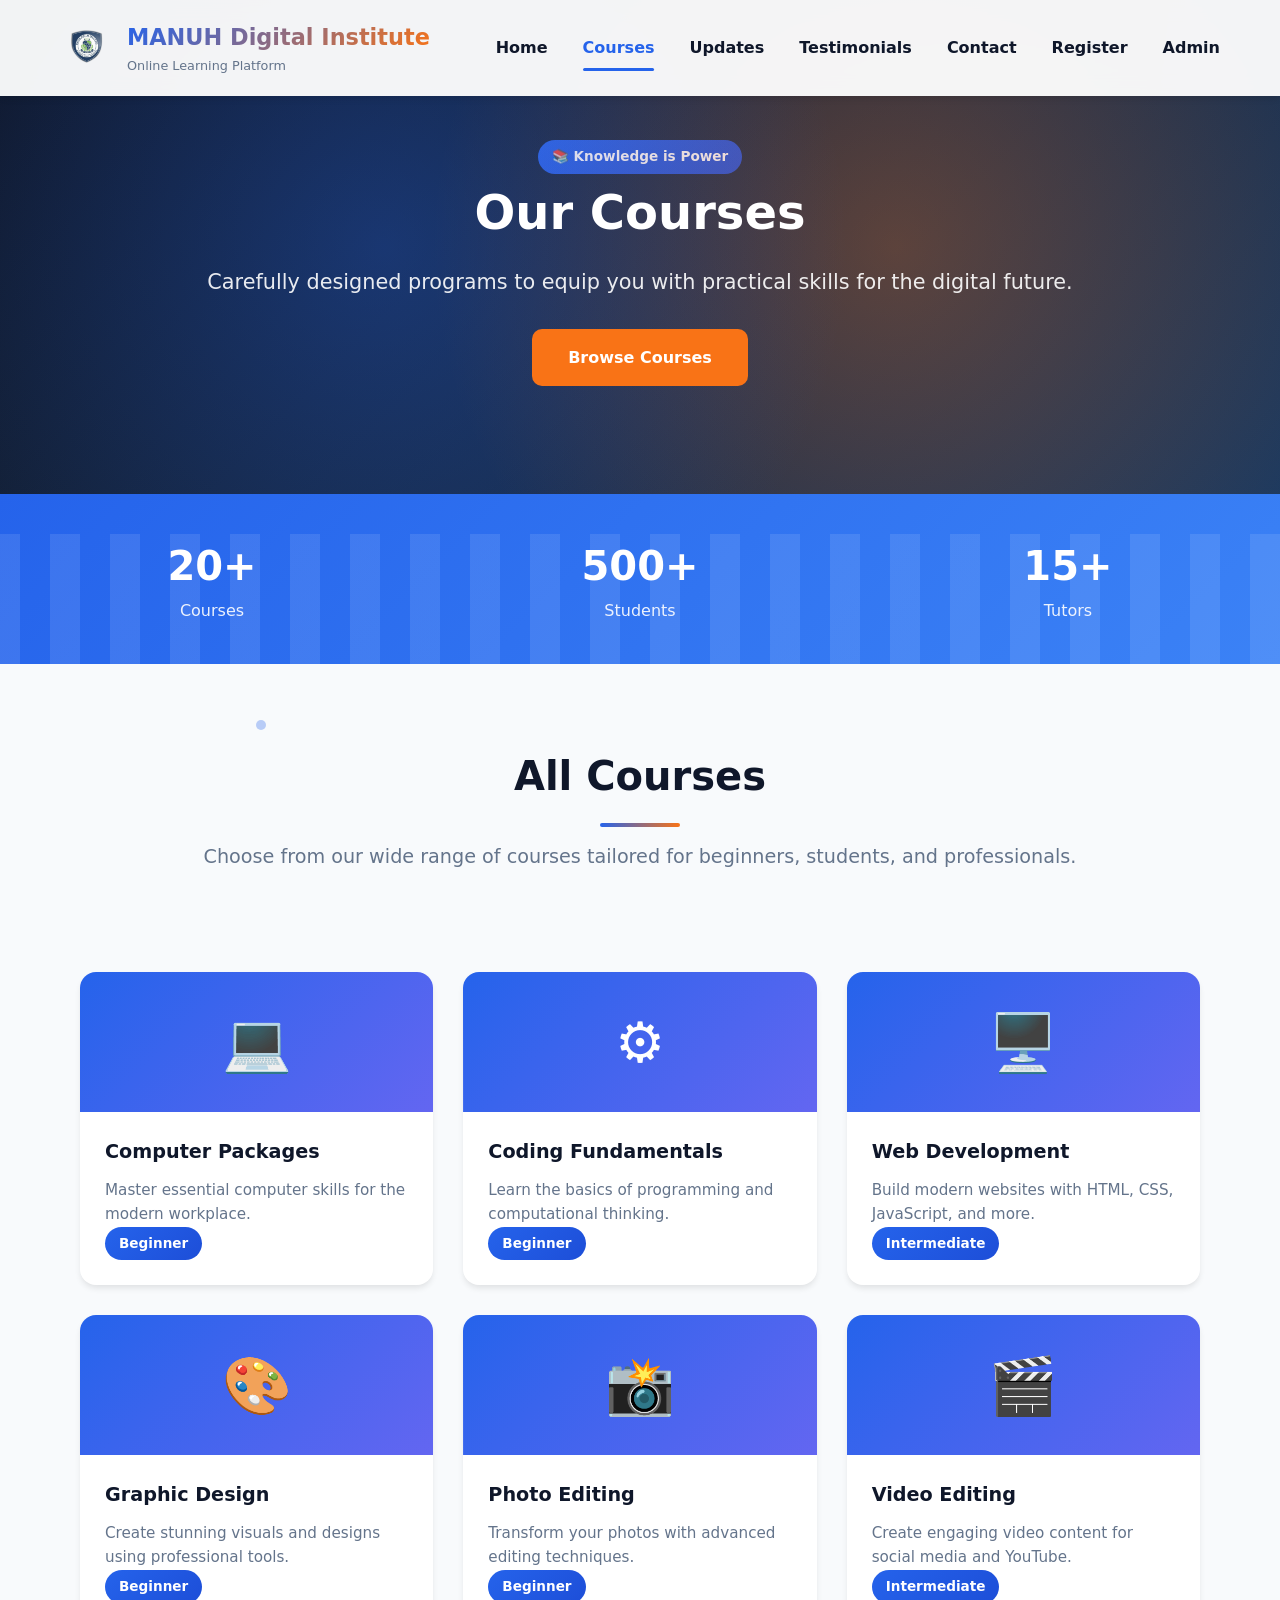
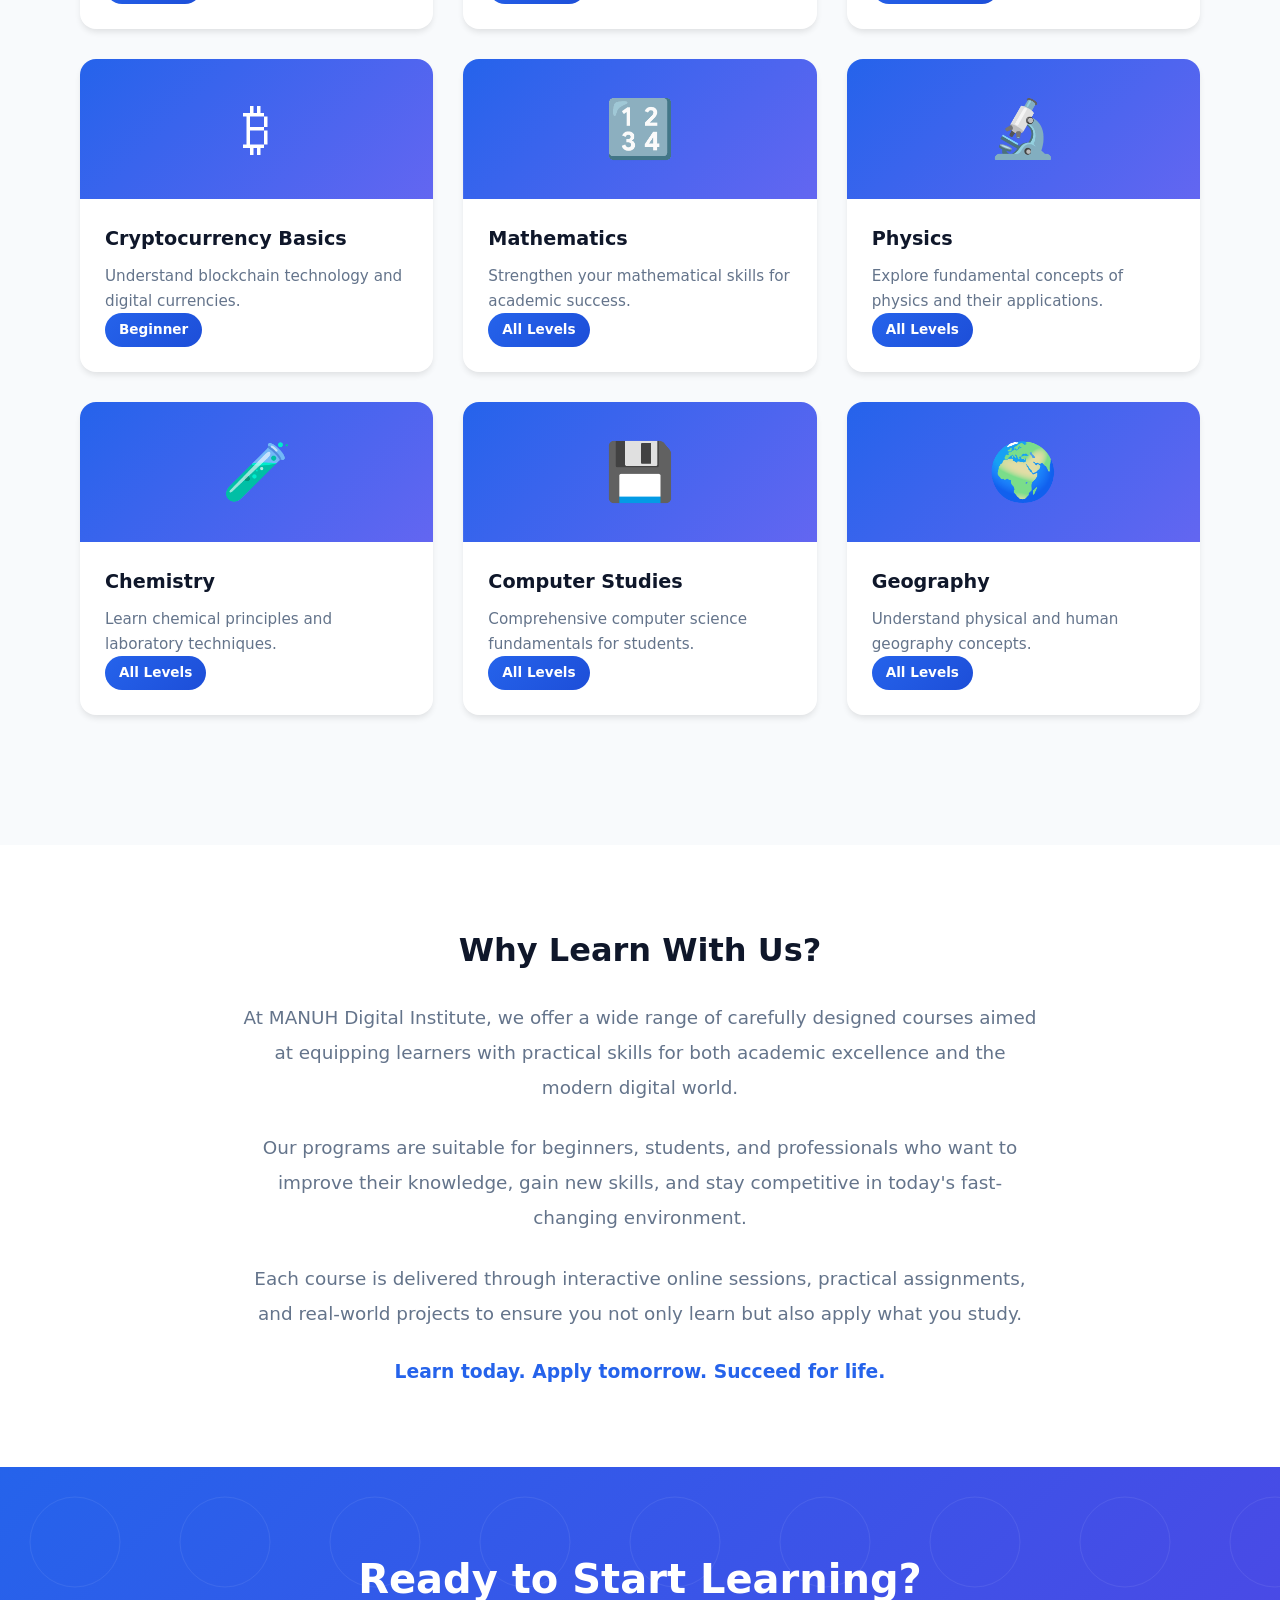
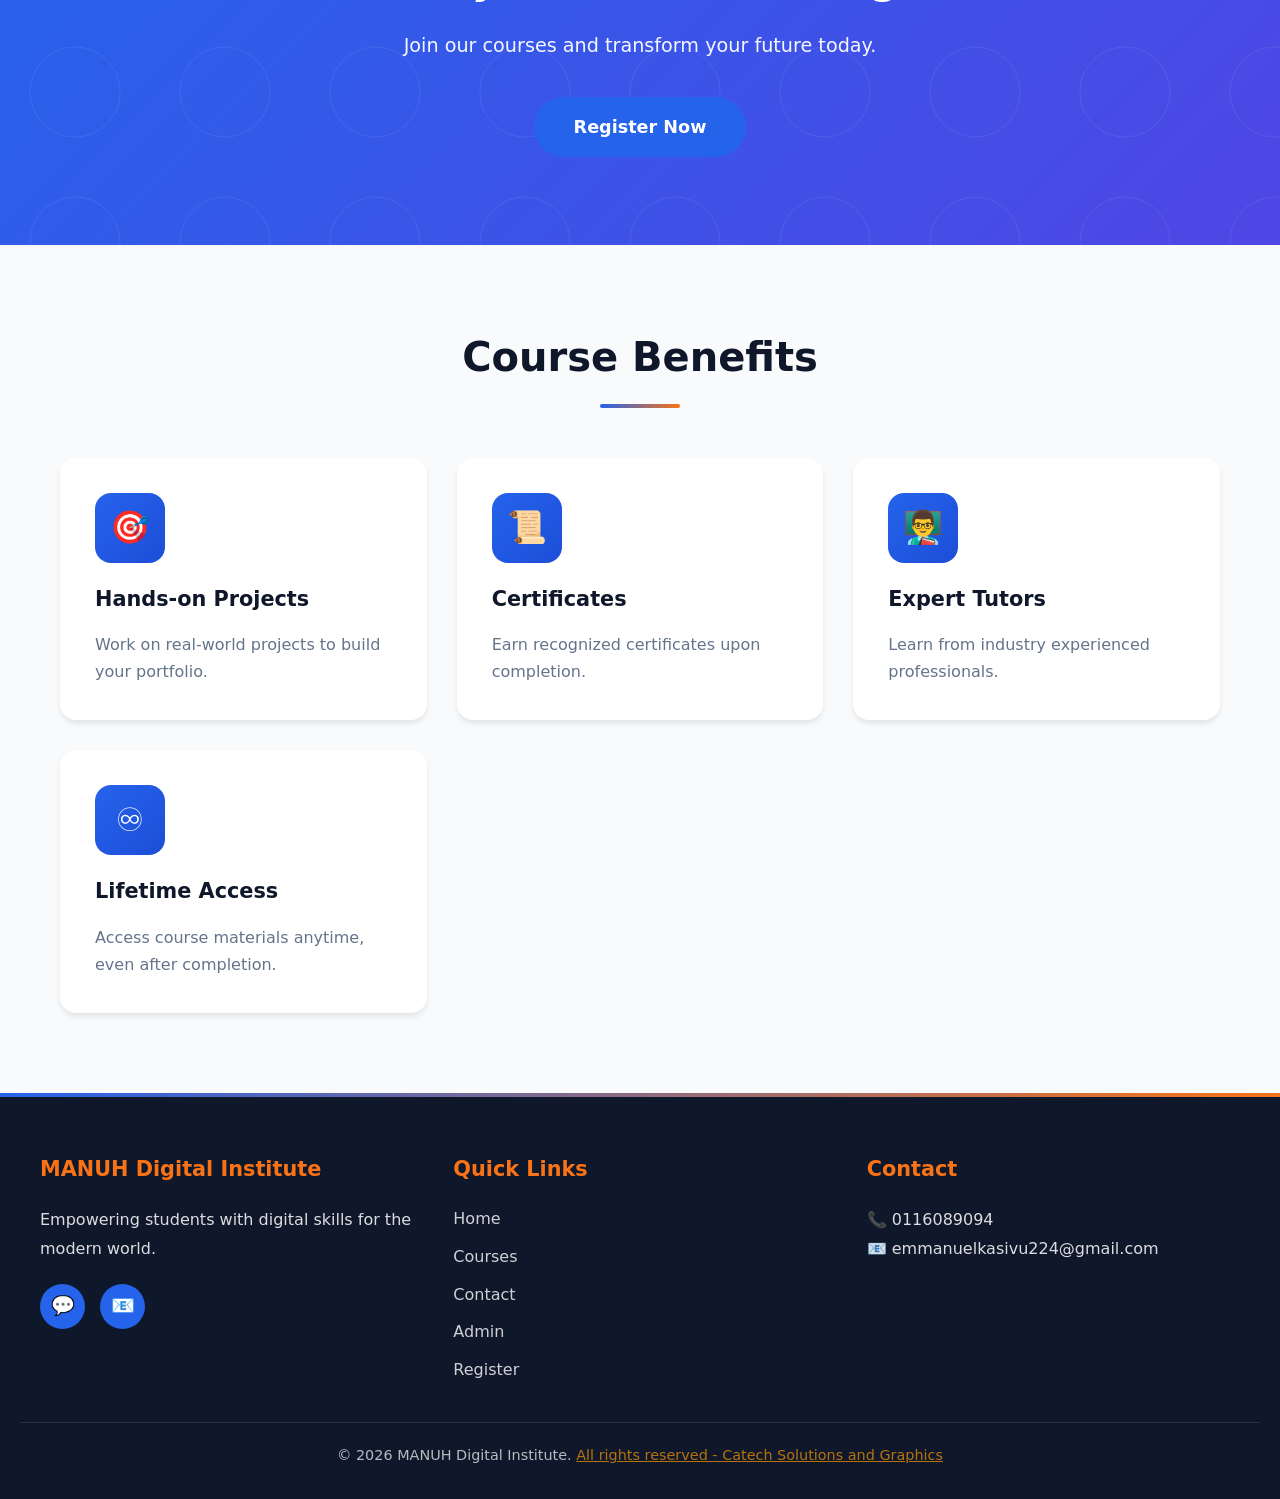
<file: courses.html>
<!DOCTYPE html>
<html lang="en">
<head>
    <meta charset="UTF-8">
    <meta name="viewport" content="width=device-width, initial-scale=1.0">
    <meta name="description" content="Explore our courses at MANUH Digital Institute - Programming, Web Development, Graphic Design and more.">
    <meta name="keywords" content="Manuh, coding courses, online courses, programming Kenya">
    <title>Courses | MANUH Digital Institute</title>
    <link rel="stylesheet" href="styles.css">
    <link rel="icon" href="logo.png">
</head>
<body>
    <!-- Preloader -->
    <div class="preloader" id="preloader">
        <div class="preloader-inner">
            <div class="loader"></div>
            <div class="preloader-text">Loading<span>.</span><span>.</span><span>.</span></div>
        </div>
    </div>

    <div class="progress-bar" id="progressBar"></div>

    <div class="particles">
        <div class="particle"></div>
        <div class="particle"></div>
        <div class="particle"></div>
        <div class="particle"></div>
    </div>

    <header class="header" id="header">
        <div class="header-inner">
            <div class="logo">
                <img src="logo.png" alt="MANUH Digital Institute">
                <div>
                    <div class="logo-text">MANUH Digital Institute</div>
                    <div class="logo-sub">Online Learning Platform</div>
                </div>
            </div>
            <button class="nav-toggle" onclick="toggleNav()">☰</button>
            <nav class="nav" id="mainNav">
                <a href="index.html">Home</a>
                <a href="courses.html" class="active">Courses</a>
                <a href="updates.html">Updates</a>
                <a href="testimonials.html">Testimonials</a>
                <a href="contact.html">Contact</a>
                <a href="register.html">Register</a>
                <a href="admin.html">Admin</a>
            </nav>
        </div>
    </header>

    <section class="about-hero">
        <span class="badge">📚 Knowledge is Power</span>
        <h1>Our Courses</h1>
        <p>Carefully designed programs to equip you with practical skills for the digital future.</p>
        <div style="margin-top: 30px;">
            <a class="btn btn-accent" href="#courses">Browse Courses</a>
        </div>
    </section>

    <!-- Stats -->
    <div class="stats-bar scroll-animate">
        <div class="stat-item">
            <span class="stat-number">20+</span>
            <span class="stat-label">Courses</span>
        </div>
        <div class="stat-item">
            <span class="stat-number">500+</span>
            <span class="stat-label">Students</span>
        </div>
        <div class="stat-item">
            <span class="stat-number">15+</span>
            <span class="stat-label">Tutors</span>
        </div>
    </div>

    <section class="section scroll-animate" id="courses">
        <h2 class="section-title">All Courses</h2>
        <p class="section-subtitle">Choose from our wide range of courses tailored for beginners, students, and professionals.</p>

        <div class="courses-grid">
            <div class="course-card animated-card hover-lift">
                <div class="course-icon">💻</div>
                <div class="course-content">
                    <h3>Computer Packages</h3>
                    <p>Master essential computer skills for the modern workplace.</p>
                    <span class="badge">Beginner</span>
                </div>
            </div>
            <div class="course-card animated-card hover-lift">
                <div class="course-icon">⚙️</div>
                <div class="course-content">
                    <h3>Coding Fundamentals</h3>
                    <p>Learn the basics of programming and computational thinking.</p>
                    <span class="badge">Beginner</span>
                </div>
            </div>
            <div class="course-card animated-card hover-lift">
                <div class="course-icon">🖥️</div>
                <div class="course-content">
                    <h3>Web Development</h3>
                    <p>Build modern websites with HTML, CSS, JavaScript, and more.</p>
                    <span class="badge">Intermediate</span>
                </div>
            </div>
            <div class="course-card animated-card hover-lift">
                <div class="course-icon">🎨</div>
                <div class="course-content">
                    <h3>Graphic Design</h3>
                    <p>Create stunning visuals and designs using professional tools.</p>
                    <span class="badge">Beginner</span>
                </div>
            </div>
            <div class="course-card animated-card hover-lift">
                <div class="course-icon">📸</div>
                <div class="course-content">
                    <h3>Photo Editing</h3>
                    <p>Transform your photos with advanced editing techniques.</p>
                    <span class="badge">Beginner</span>
                </div>
            </div>
            <div class="course-card animated-card hover-lift">
                <div class="course-icon">🎬</div>
                <div class="course-content">
                    <h3>Video Editing</h3>
                    <p>Create engaging video content for social media and YouTube.</p>
                    <span class="badge">Intermediate</span>
                </div>
            </div>
            <div class="course-card animated-card hover-lift">
                <div class="course-icon">₿</div>
                <div class="course-content">
                    <h3>Cryptocurrency Basics</h3>
                    <p>Understand blockchain technology and digital currencies.</p>
                    <span class="badge">Beginner</span>
                </div>
            </div>
            <div class="course-card animated-card hover-lift">
                <div class="course-icon">🔢</div>
                <div class="course-content">
                    <h3>Mathematics</h3>
                    <p>Strengthen your mathematical skills for academic success.</p>
                    <span class="badge">All Levels</span>
                </div>
            </div>
            <div class="course-card animated-card hover-lift">
                <div class="course-icon">🔬</div>
                <div class="course-content">
                    <h3>Physics</h3>
                    <p>Explore fundamental concepts of physics and their applications.</p>
                    <span class="badge">All Levels</span>
                </div>
            </div>
            <div class="course-card animated-card hover-lift">
                <div class="course-icon">🧪</div>
                <div class="course-content">
                    <h3>Chemistry</h3>
                    <p>Learn chemical principles and laboratory techniques.</p>
                    <span class="badge">All Levels</span>
                </div>
            </div>
            <div class="course-card animated-card hover-lift">
                <div class="course-icon">💾</div>
                <div class="course-content">
                    <h3>Computer Studies</h3>
                    <p>Comprehensive computer science fundamentals for students.</p>
                    <span class="badge">All Levels</span>
                </div>
            </div>
            <div class="course-card animated-card hover-lift">
                <div class="course-icon">🌍</div>
                <div class="course-content">
                    <h3>Geography</h3>
                    <p>Understand physical and human geography concepts.</p>
                    <span class="badge">All Levels</span>
                </div>
            </div>
        </div>
    </section>

    <section class="info-section scroll-animate">
        <div class="info-content">
            <h2>Why Learn With Us?</h2>
            <p>At MANUH Digital Institute, we offer a wide range of carefully designed courses aimed at equipping learners with practical skills for both academic excellence and the modern digital world.</p>
            <br>
            <p>Our programs are suitable for beginners, students, and professionals who want to improve their knowledge, gain new skills, and stay competitive in today's fast-changing environment.</p>
            <br>
            <p>Each course is delivered through interactive online sessions, practical assignments, and real-world projects to ensure you not only learn but also apply what you study.</p>
            <br>
            <h3 style="color: var(--primary);">Learn today. Apply tomorrow. Succeed for life.</h3>
        </div>
    </section>

    <section class="cta-section scroll-animate">
        <div class="cta-content">
            <h2>Ready to Start Learning?</h2>
            <p>Join our courses and transform your future today.</p>
            <a class="btn-glow" href="https://forms.gle/YhykzPtUgLiprZreA">Register Now</a>
        </div>
    </section>

    <section class="section scroll-animate">
        <h2 class="section-title">Course Benefits</h2>
        <div class="features-grid">
            <div class="feature-card animated-card">
                <div class="animated-icon">🎯</div>
                <h3>Hands-on Projects</h3>
                <p>Work on real-world projects to build your portfolio.</p>
            </div>
            <div class="feature-card animated-card">
                <div class="animated-icon">📜</div>
                <h3>Certificates</h3>
                <p>Earn recognized certificates upon completion.</p>
            </div>
            <div class="feature-card animated-card">
                <div class="animated-icon">👨‍🏫</div>
                <h3>Expert Tutors</h3>
                <p>Learn from industry experienced professionals.</p>
            </div>
            <div class="feature-card animated-card">
                <div class="animated-icon">♾️</div>
                <h3>Lifetime Access</h3>
                <p>Access course materials anytime, even after completion.</p>
            </div>
        </div>
    </section>

    <footer class="footer">
        <div class="footer-content">
            <div>
                <h3>MANUH Digital Institute</h3>
                <p>Empowering students with digital skills for the modern world.</p>
                <div class="social-icons">
                    <a href="https://wa.me/254116089094" class="social-icon">💬</a>
                    <a href="mailto:emmanuelkasivu224@gmail.com" class="social-icon">📧</a>
                </div>
            </div>
            <div>
                <h3>Quick Links</h3>
                <div class="footer-links">
                    <a href="index.html">Home</a>
                    <a href="courses.html">Courses</a>
                    <a href="contact.html">Contact</a>
                    <a href="admin.html">Admin</a>
                    <a href="register.html">Register</a>
                </div>
            </div>
            <div>
                <h3>Contact</h3>
                <p>📞 0116089094</p>
                <p>📧 emmanuelkasivu224@gmail.com</p>
            </div>
        </div>
        <div class="footer-bottom">
            <p>&copy; 2026 MANUH Digital Institute. <a href="https://catech.co.ke" target="_blank" style="color: #ff9900;">All rights reserved - Catech Solutions and Graphics</a></p>
        </div>
    </footer>

    <script>
        window.addEventListener('load', () => {
            setTimeout(() => {
                document.getElementById('preloader').style.display = 'none';
            }, 1500);
        });

        window.addEventListener('scroll', () => {
            const winScroll = document.body.scrollTop || document.documentElement.scrollTop;
            const height = document.documentElement.scrollHeight - document.documentElement.clientHeight;
            const scrolled = (winScroll / height) * 100;
            document.getElementById('progressBar').style.width = scrolled + '%';
            
            const header = document.getElementById('header');
            if (window.scrollY > 50) {
                header.classList.add('scrolled');
            } else {
                header.classList.remove('scrolled');
            }
        });

        function toggleNav() {
            document.getElementById('mainNav').classList.toggle('active');
        }

        const observer = new IntersectionObserver((entries) => {
            entries.forEach(entry => {
                if (entry.isIntersecting) {
                    entry.target.classList.add('visible');
                }
            });
        }, { threshold: 0.1 });

        document.querySelectorAll('.scroll-animate').forEach(el => observer.observe(el));
    </script>
</body>
</html>
</file>
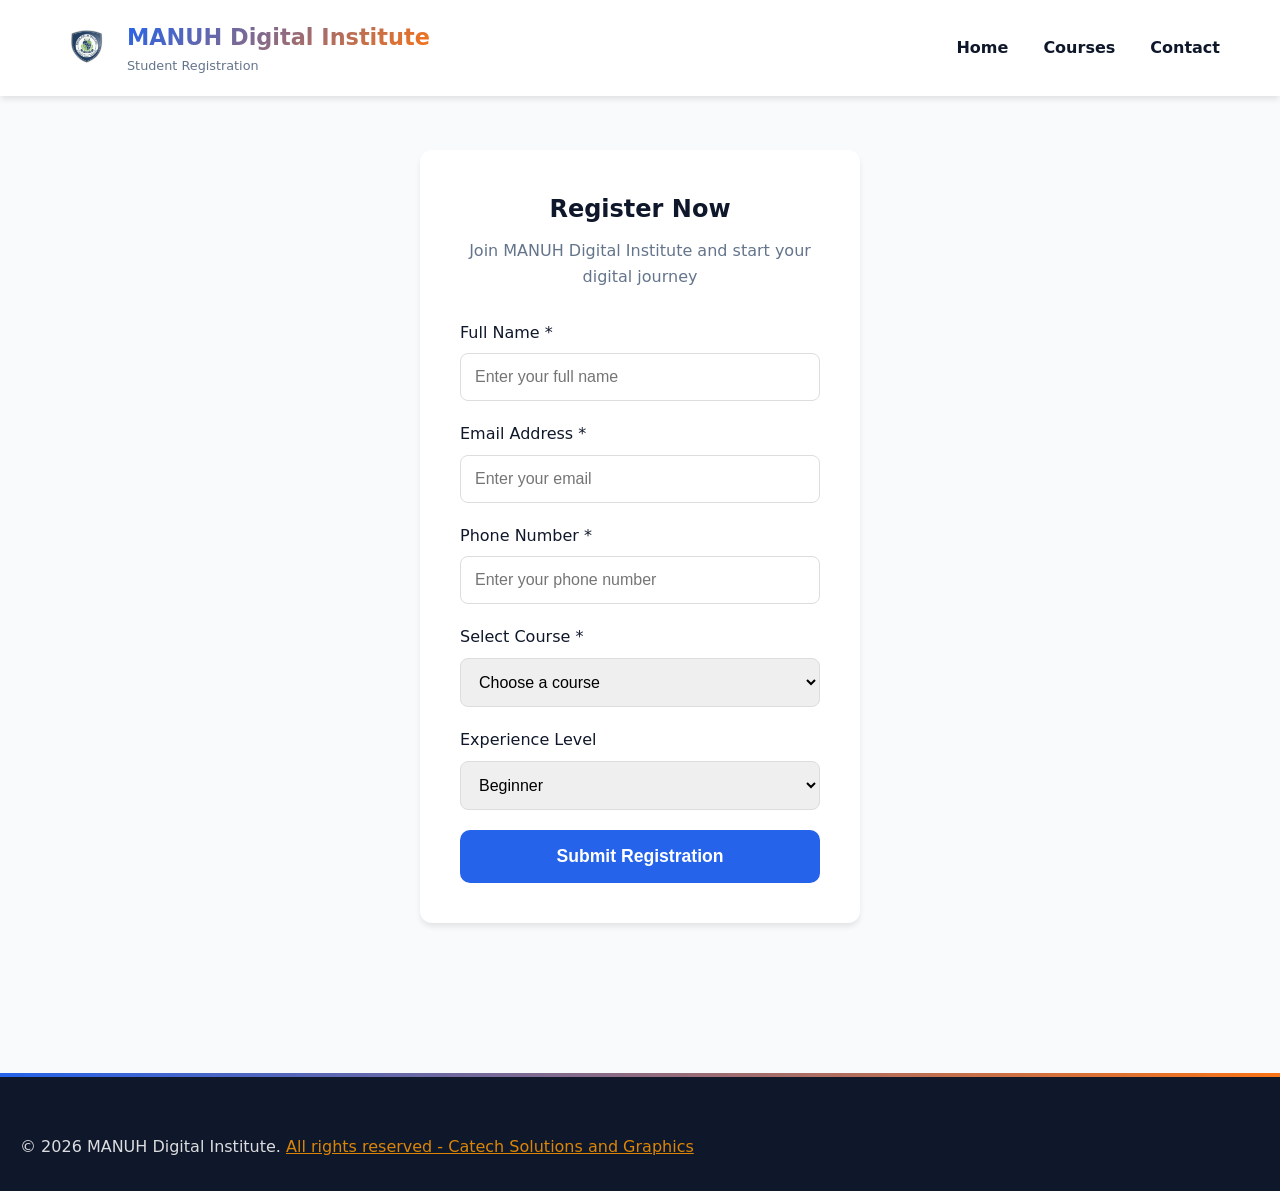
<file: register.html>
<!DOCTYPE html>
<html lang="en">
<head>
    <meta charset="UTF-8">
    <meta name="viewport" content="width=device-width, initial-scale=1.0">
    <meta name="description" content="Register for MANUH Digital Institute courses">
    <title>Student Registration | MANUH Digital Institute</title>
    <link rel="stylesheet" href="styles.css">
    <style>
        .register-container {
            max-width: 500px;
            margin: 40px auto;
            padding: 30px;
        }
        .register-card {
            background: var(--white);
            padding: 40px;
            border-radius: 12px;
            box-shadow: var(--shadow);
        }
        .register-card h2 {
            text-align: center;
            margin-bottom: 10px;
            color: var(--secondary);
        }
        .register-card p {
            text-align: center;
            color: var(--gray);
            margin-bottom: 30px;
        }
        .form-group {
            margin-bottom: 20px;
        }
        .form-group label {
            display: block;
            margin-bottom: 8px;
            font-weight: 500;
            color: var(--secondary);
        }
        .form-group input,
        .form-group select {
            width: 100%;
            padding: 14px;
            border: 1px solid #ddd;
            border-radius: 8px;
            font-size: 1rem;
            box-sizing: border-box;
        }
        .form-group input:focus,
        .form-group select:focus {
            outline: none;
            border-color: var(--primary);
        }
        .btn-block {
            width: 100%;
            padding: 16px;
            font-size: 1.1rem;
        }
        .success-message {
            display: none;
            text-align: center;
            padding: 20px;
            background: #d4edda;
            color: #155724;
            border-radius: 8px;
            margin-top: 20px;
        }
    </style>
</head>
<body>
    <header class="header">
        <div class="header-inner">
            <div class="logo">
                <img src="logo.png" alt="MANUH Digital Institute">
                <div>
                    <div class="logo-text">MANUH Digital Institute</div>
                    <div class="logo-sub">Student Registration</div>
                </div>
            </div>
            <button class="nav-toggle" onclick="toggleNav()">☰</button>
            <nav class="nav" id="mainNav">
                <a href="index.html">Home</a>
                <a href="courses.html">Courses</a>
                <a href="contact.html">Contact</a>
            </nav>
        </div>
    </header>

    <section class="section">
        <div class="register-container">
            <div class="register-card">
                <h2>Register Now</h2>
                <p>Join MANUH Digital Institute and start your digital journey</p>
                
                <form id="registerForm" onsubmit="submitRegistration(event)">
                    <div class="form-group">
                        <label for="name">Full Name *</label>
                        <input type="text" id="name" required placeholder="Enter your full name">
                    </div>
                    
                    <div class="form-group">
                        <label for="email">Email Address *</label>
                        <input type="email" id="email" required placeholder="Enter your email">
                    </div>
                    
                    <div class="form-group">
                        <label for="phone">Phone Number *</label>
                        <input type="tel" id="phone" required placeholder="Enter your phone number">
                    </div>
                    
                    <div class="form-group">
                        <label for="course">Select Course *</label>
                        <select id="course" required>
                            <option value="">Choose a course</option>
                            <option value="Web Development">Web Development</option>
                            <option value="Graphic Design">Graphic Design</option>
                            <option value="Video Editing">Video Editing</option>
                            <option value="Programming">Programming</option>
                            <option value="Computer Basics">Computer Basics</option>
                            <option value="UI/UX Design">UI/UX Design</option>
                            <option value="Cybersecurity">Cybersecurity</option>
                            <option value="Data Science">Data Science</option>
                        </select>
                    </div>
                    
                    <div class="form-group">
                        <label for="level">Experience Level</label>
                        <select id="level">
                            <option value="Beginner">Beginner</option>
                            <option value="Intermediate">Intermediate</option>
                            <option value="Advanced">Advanced</option>
                        </select>
                    </div>
                    
                    <button type="submit" class="btn btn-block">Submit Registration</button>
                </form>
                
                <div id="successMessage" class="success-message">
                    <h3>Registration Successful!</h3>
                    <p>Thank you for registering. We will contact you soon.</p>
                    <a href="index.html" class="btn" style="margin-top: 15px; display: inline-block;">Back to Home</a>
                </div>
            </div>
        </div>
    </section>

    <footer class="footer">
        <p>&copy; 2026 MANUH Digital Institute. <a href="https://catech.co.ke" target="_blank" style="color: #ff9900;">All rights reserved - Catech Solutions and Graphics</a></p>
    </footer>

    <script>
        function toggleNav() {
            document.getElementById('mainNav').classList.toggle('active');
        }

        const scriptURL = "https://script.google.com/macros/s/AKfycbyTYsg6aD3mTQGzSNN8F17rz74okdClJZOH5pSn0AeTXFLBTdR7M_rNpAtWcCsuCDi9/exec";

        function submitRegistration(e) {
            e.preventDefault();
            
            const name = document.getElementById("name").value;
            const course = document.getElementById("course").value;
            const status = "Pending"; // Default status for new registrations
            const phone = document.getElementById("phone").value;
            const level = document.getElementById("level").value || "Beginner";
            const email = document.getElementById("email").value;
            
            // Store email in phone field temporarily or add to level
            const data = {
                name: name,
                course: course,
                status: status,
                phone: phone + " | Email: " + email,
                level: level
            };
            
            fetch(scriptURL, {
                method: "POST",
                headers: {
                    "Content-Type": "application/json"
                },
                body: JSON.stringify(data)
            })
            .then(response => response.text())
            .then(data => {
                document.getElementById("registerForm").style.display = "none";
                document.getElementById("successMessage").style.display = "block";
            })
            .catch(error => {
                alert("Error: " + error.message);
            });
        }
    </script>
</body>
</html>
</file>
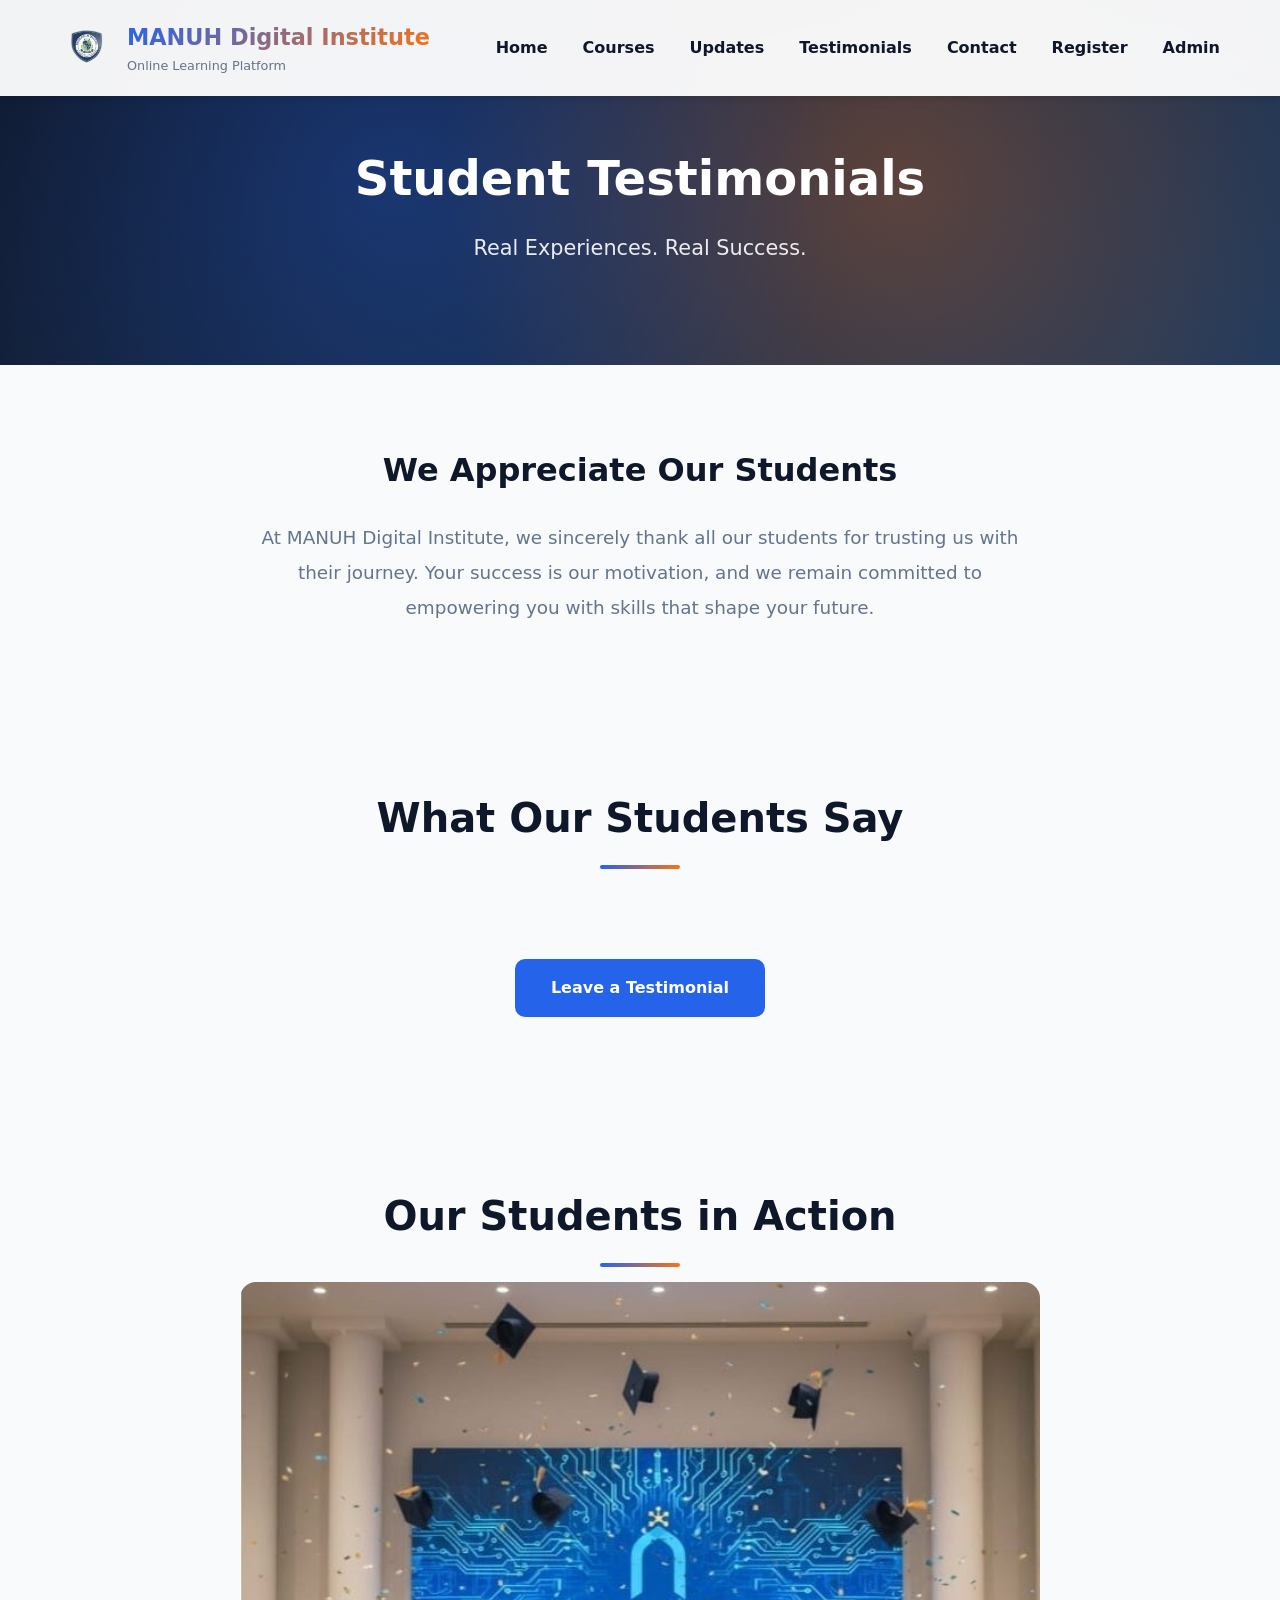
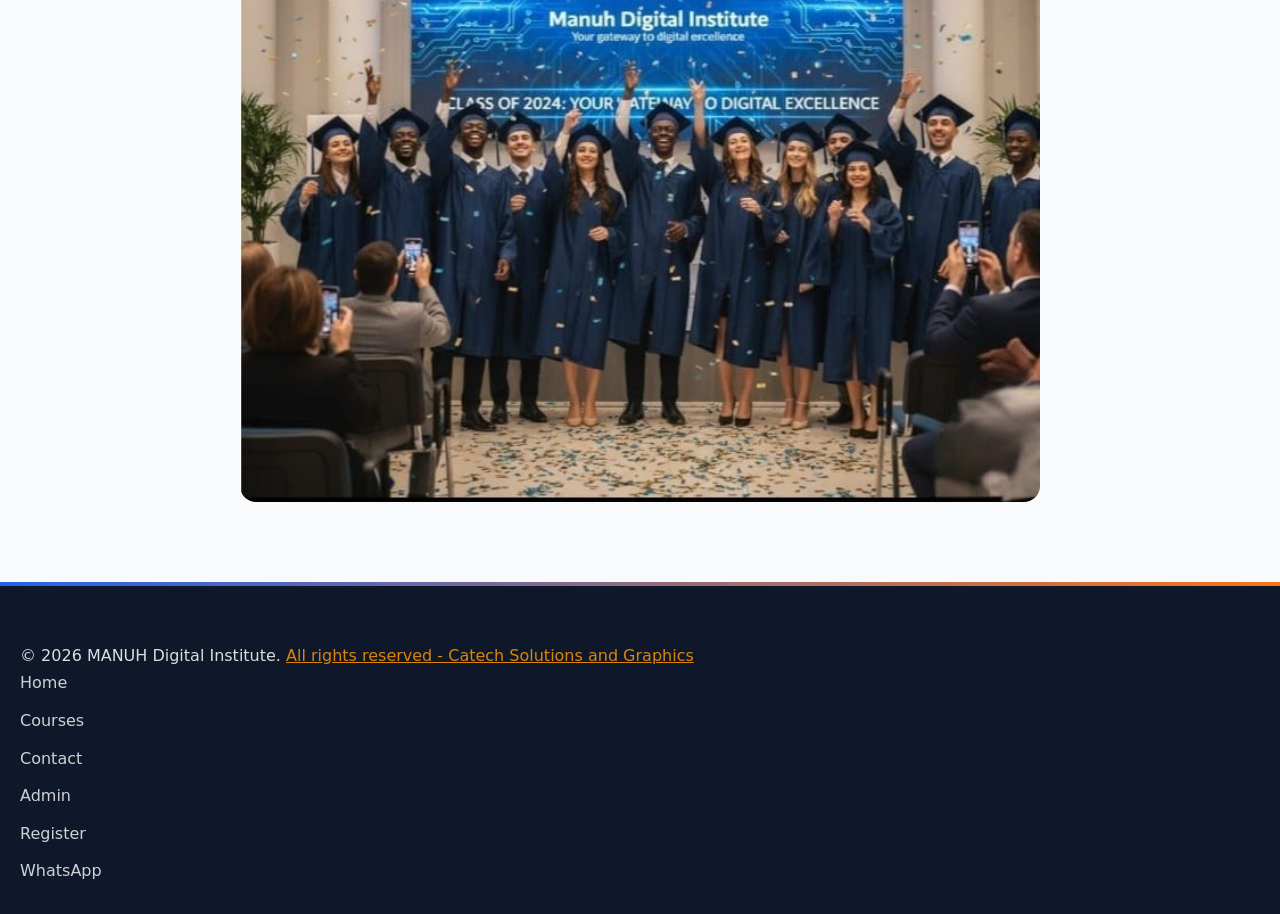
<file: testimonials.html>
<!DOCTYPE html>
<html lang="en">
<head>
    <meta charset="UTF-8">
    <meta name="viewport" content="width=device-width, initial-scale=1.0">
    <meta name="description" content="Student testimonials - See what our students say about MANUH Digital Institute.">
    <meta name="keywords" content="Manuh, testimonials, student reviews">
    <title>Testimonials | MANUH Digital Institute</title>
    <link rel="stylesheet" href="styles.css">
</head>
<body>
    <header class="header">
        <div class="header-inner">
            <div class="logo">
                <img src="logo.png" alt="MANUH Digital Institute">
                <div>
                    <div class="logo-text">MANUH Digital Institute</div>
                    <div class="logo-sub">Online Learning Platform</div>
                </div>
            </div>
            <button class="nav-toggle" onclick="toggleNav()">☰</button>
            <nav class="nav" id="mainNav">
                <a href="index.html">Home</a>
                <a href="courses.html">Courses</a>
                <a href="updates.html">Updates</a>
                <a href="testimonials.html">Testimonials</a>
                <a href="contact.html">Contact</a>
                <a href="register.html">Register</a>
                <a href="admin.html">Admin</a>
            </nav>
        </div>
    </header>

    <section class="about-hero">
        <h1>Student Testimonials</h1>
        <p>Real Experiences. Real Success.</p>
    </section>

    <section class="section">
        <div class="info-content">
            <h2>We Appreciate Our Students</h2>
            <p>At MANUH Digital Institute, we sincerely thank all our students for trusting us with their journey. Your success is our motivation, and we remain committed to empowering you with skills that shape your future.</p>
        </div>
    </section>

    <section class="section">
        <h2 class="section-title">What Our Students Say</h2>
        <div id="testimonials" class="features-grid"></div>
        <div style="text-align: center; margin-top: 40px;">
            <a class="btn" href="https://forms.gle/PtaR4DjVMoAG7tKN6">Leave a Testimonial</a>
        </div>
    </section>

    <section class="section" style="background: var(--light);">
        <h2 class="section-title">Our Students in Action</h2>
        
        <div style="max-width: 800px; margin: 0 auto; position: relative;">
            <div class="slideshow" id="slideshow">
                <div class="slide" style="display: block;">
                    <img src="grad1.png" alt="Student 1" style="width: 100%; border-radius: 12px;">
                </div>
                <div class="slide" style="display: none;">
                    <img src="grad2.jpeg" alt="Student 2" style="width: 100%; border-radius: 12px;">
                </div>
                <div class="slide" style="display: none;">
                    <img src="grad3.jpg" alt="Student 3" style="width: 100%; border-radius: 12px;">
                </div>
            </div>
        </div>
    </section>

    <footer class="footer">
        <p>&copy; 2026 MANUH Digital Institute. <a href="https://catech.co.ke" target="_blank" style="color: #ff9900;">All rights reserved - Catech Solutions and Graphics</a></p>
        <div class="footer-links">
            <a href="index.html">Home</a>
            <a href="courses.html">Courses</a>
            <a href="contact.html">Contact</a>
            <a href="admin.html">Admin</a>
            <a href="register.html">Register</a>
            <a href="https://wa.me/254116089094">WhatsApp</a>
        </div>
    </footer>

    <script>
        function toggleNav() {
            document.getElementById('mainNav').classList.toggle('active');
        }

        const sheetURL = "https://docs.google.com/spreadsheets/d/e/2PACX-1vQhWSecaoPo58RDYDO5vGVjQj4ZnOai4Zv1HASyNy6rtLW99l5zXTQamYXKHBvB--AUJJ_jW89Kjvk1/pub?gid=975056607&single=true&output=csv";

        fetch(sheetURL)
            .then(response => response.text())
            .then(data => {
                const rows = data.split("\n").slice(1);
                let html = "";

                rows.forEach(row => {
                    const cols = row.split(",");
                    if(cols.length >= 3) {
                        const name = cols[0]?.trim();
                        const course = cols[1]?.trim();
                        const message = cols[2]?.trim();

                        if(name && message) {
                            html += `
                                <div class="feature-card">
                                    <div class="feature-icon">💬</div>
                                    <h3>${name}</h3>
                                    <p style="color: var(--gray); font-size: 0.9rem; margin-bottom: 10px;">${course}</p>
                                    <p>"${message}"</p>
                                </div>
                            `;
                        }
                    }
                });

                document.getElementById("testimonials").innerHTML = html;
            });

        let slideIndex = 0;
        showSlides();

        function showSlides() {
            let slides = document.getElementsByClassName("slide");
            for (let i = 0; i < slides.length; i++) {
                slides[i].style.display = "none";
            }
            slideIndex++;
            if (slideIndex > slides.length) {slideIndex = 1}
            slides[slideIndex-1].style.display = "block";
            setTimeout(showSlides, 3000);
        }
    </script>
</body>
</html>
</file>
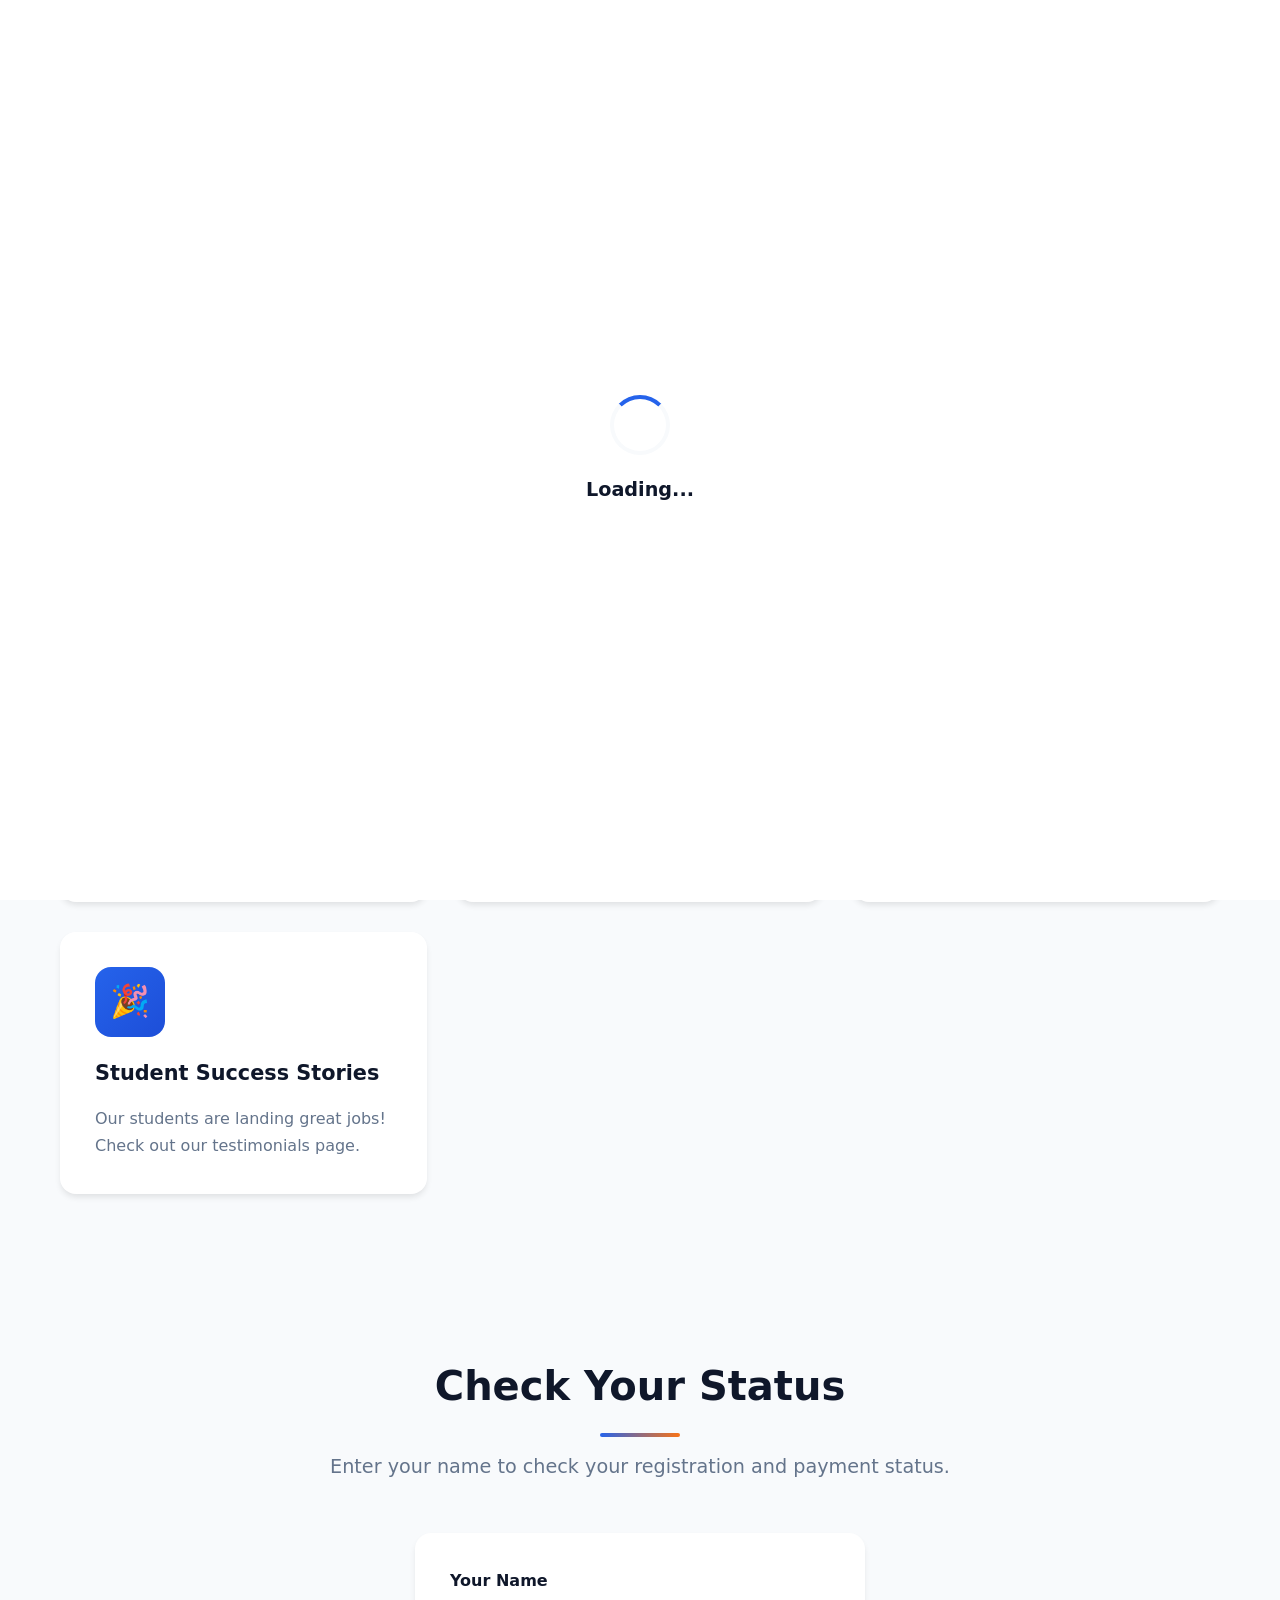
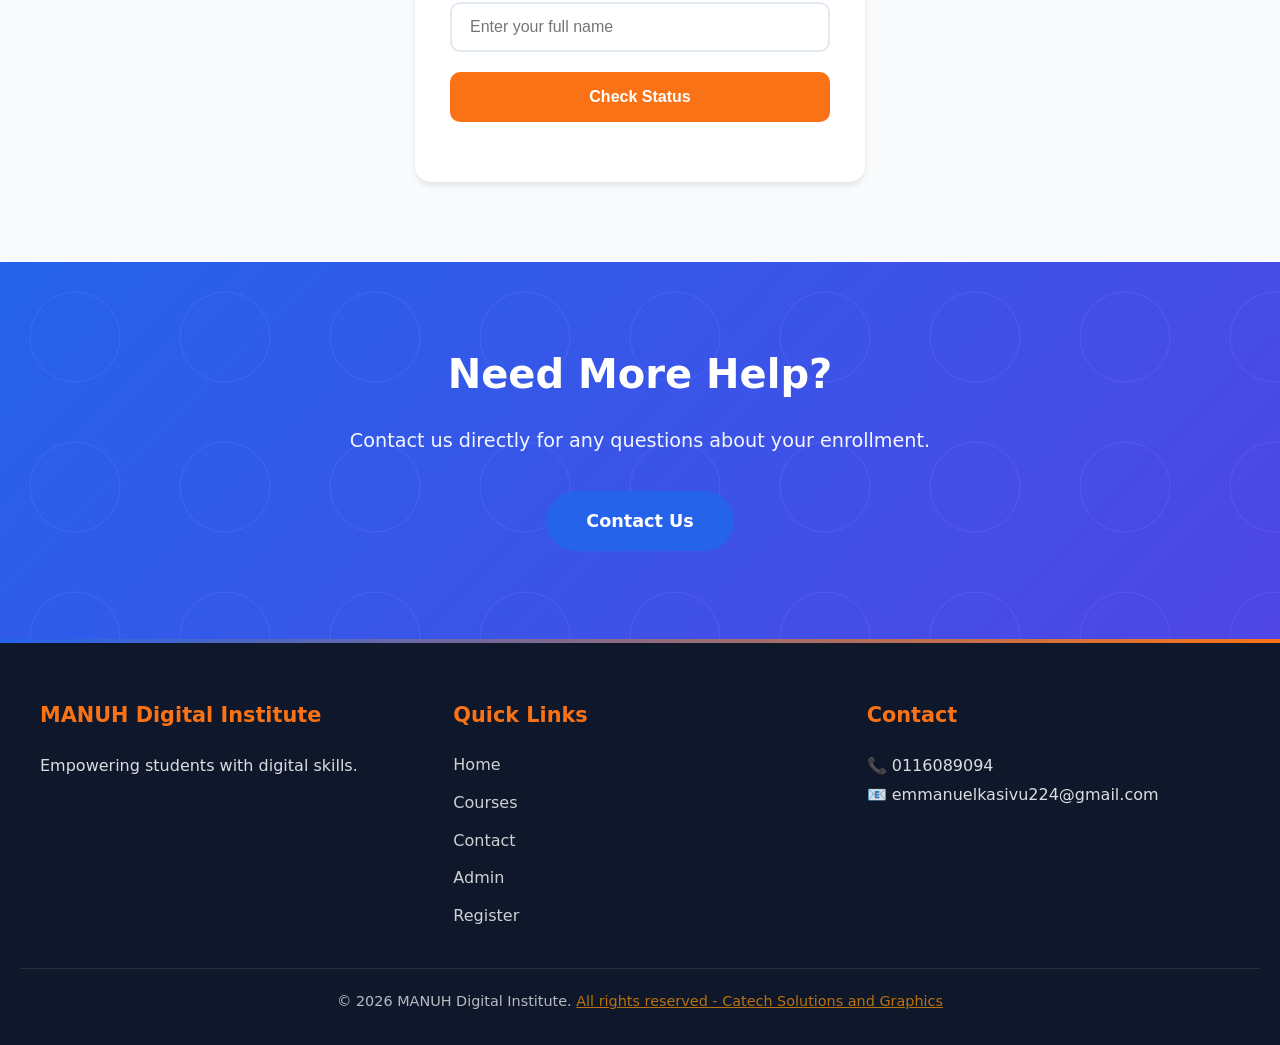
<file: updates.html>
<!DOCTYPE html>
<html lang="en">
<head>
    <meta charset="UTF-8">
    <meta name="viewport" content="width=device-width, initial-scale=1.0">
    <meta name="description" content="Latest updates and news from MANUH Digital Institute">
    <meta name="keywords" content="Manuh, updates, news, student portal">
    <title>Updates & News | MANUH Digital Institute</title>
    <link rel="stylesheet" href="styles.css">
    <link rel="icon" href="logo.png">
</head>
<body>
    <div class="preloader" id="preloader">
        <div class="preloader-inner">
            <div class="loader"></div>
            <div class="preloader-text">Loading<span>.</span><span>.</span><span>.</span></div>
        </div>
    </div>

    <div class="progress-bar" id="progressBar"></div>

    <div class="particles">
        <div class="particle"></div>
        <div class="particle"></div>
        <div class="particle"></div>
        <div class="particle"></div>
    </div>

    <header class="header" id="header">
        <div class="header-inner">
            <div class="logo">
                <img src="logo.png" alt="MANUH Digital Institute">
                <div>
                    <div class="logo-text">MANUH Digital Institute</div>
                    <div class="logo-sub">Online Learning Platform</div>
                </div>
            </div>
            <button class="nav-toggle" onclick="toggleNav()">☰</button>
            <nav class="nav" id="mainNav">
                <a href="index.html">Home</a>
                <a href="courses.html">Courses</a>
                <a href="updates.html" class="active">Updates</a>
                <a href="testimonials.html">Testimonials</a>
                <a href="contact.html">Contact</a>
                <a href="register.html">Register</a>
                <a href="admin.html">Admin</a>
            </nav>
        </div>
    </header>

    <section class="about-hero">
        <span class="badge">📰 Stay Informed</span>
        <h1>Updates & News</h1>
        <p>Stay informed about the latest at MANUH Digital Institute.</p>
    </section>

    <section class="section scroll-animate">
        <h2 class="section-title">Latest Updates</h2>
        
        <div class="features-grid">
            <div class="feature-card animated-card hover-lift">
                <div class="animated-icon">📢</div>
                <h3>New Intake Ongoing</h3>
                <p>MAY 2026 - Register now to secure your slot and start your journey toward digital success.</p>
            </div>
            <div class="feature-card animated-card hover-lift">
                <div class="animated-icon">🆕</div>
                <h3>New Course Added</h3>
                <p>Cryptocurrency Basics course now available. Learn about blockchain and digital currencies.</p>
            </div>
            <div class="feature-card animated-card hover-lift">
                <div class="animated-icon">⏰</div>
                <h3>Updated Schedule</h3>
                <p>Morning, Afternoon, and Evening classes available to fit your schedule.</p>
            </div>
            <div class="feature-card animated-card hover-lift">
                <div class="animated-icon">🎉</div>
                <h3>Student Success Stories</h3>
                <p>Our students are landing great jobs! Check out our testimonials page.</p>
            </div>
        </div>
    </section>

    <section class="section scroll-animate" style="background: var(--light);">
        <h2 class="section-title">Check Your Status</h2>
        <p class="section-subtitle">Enter your name to check your registration and payment status.</p>
        
        <div style="max-width: 450px; margin: 0 auto;">
            <div style="background: var(--white); padding: 35px; border-radius: 16px; box-shadow: var(--shadow);">
                <div class="form-group">
                    <label>Your Name</label>
                    <input type="text" id="nameInput" placeholder="Enter your full name">
                </div>
                <button onclick="checkStudent()" class="btn btn-accent" style="width: 100%;">Check Status</button>
                <div id="output" style="margin-top: 25px;"></div>
            </div>
        </div>
    </section>

    <section class="cta-section scroll-animate">
        <div class="cta-content">
            <h2>Need More Help?</h2>
            <p>Contact us directly for any questions about your enrollment.</p>
            <a class="btn-glow" href="contact.html">Contact Us</a>
        </div>
    </section>

    <footer class="footer">
        <div class="footer-content">
            <div>
                <h3>MANUH Digital Institute</h3>
                <p>Empowering students with digital skills.</p>
            </div>
            <div>
                <h3>Quick Links</h3>
                <div class="footer-links">
                    <a href="index.html">Home</a>
                    <a href="courses.html">Courses</a>
                    <a href="contact.html">Contact</a>
                    <a href="admin.html">Admin</a>
                    <a href="register.html">Register</a>
                </div>
            </div>
            <div>
                <h3>Contact</h3>
                <p>📞 0116089094</p>
                <p>📧 emmanuelkasivu224@gmail.com</p>
            </div>
        </div>
        <div class="footer-bottom">
            <p>&copy; 2026 MANUH Digital Institute. <a href="https://catech.co.ke" target="_blank" style="color: #ff9900;">All rights reserved - Catech Solutions and Graphics</a></p>
        </div>
    </footer>

    <script>
        window.addEventListener('load', () => {
            setTimeout(() => {
                document.getElementById('preloader').style.display = 'none';
            }, 1500);
        });

        window.addEventListener('scroll', () => {
            const winScroll = document.body.scrollTop || document.documentElement.scrollTop;
            const height = document.documentElement.scrollHeight - document.documentElement.clientHeight;
            const scrolled = (winScroll / height) * 100;
            document.getElementById('progressBar').style.width = scrolled + '%';
            document.getElementById('header').classList.toggle('scrolled', window.scrollY > 50);
        });

        function toggleNav() {
            document.getElementById('mainNav').classList.toggle('active');
        }

        const sheetURL = "https://docs.google.com/spreadsheets/d/e/2PACX-1vQhWSecaoPo58RDYDO5vGVjQj4ZnOai4Zv1HASyNy6rtLW99l5zXTQamYXKHBvB--AUJJ_jW89Kjvk1/pub?gid=578775294&single=true&output=csv";

        let students = [];

        fetch(sheetURL)
            .then(res => res.text())
            .then(data => {
                const rows = data.split("\n").slice(1);
                rows.forEach(row => {
                    const cols = row.split(",");
                    if(cols.length >= 3) {
                        students.push({
                            name: cols[0]?.toLowerCase().trim(),
                            course: cols[1],
                            status: cols[2]
                        });
                    }
                });
            });

        function checkStudent() {
            const input = document.getElementById("nameInput").value.toLowerCase().trim();
            let found = false;

            students.forEach(student => {
                if(student.name === input) {
                    document.getElementById("output").innerHTML = `
                        <div style="background: linear-gradient(135deg, var(--primary), var(--primary-dark)); padding: 25px; border-radius: 12px; color: white; text-align: center;">
                            <h3 style="margin-bottom: 15px;">${student.name}</h3>
                            <p style="margin-bottom: 8px;"><strong>📚 Course:</strong> ${student.course}</p>
                            <p><strong>💰 Payment:</strong> ${student.status}</p>
                        </div>
                    `;
                    found = true;
                }
            });

            if(!found) {
                document.getElementById("output").innerHTML = `
                    <p style="color: #dc2626; text-align: center; padding: 15px; background: #fef2f2; border-radius: 8px;">Student not found. Please check your name.</p>
                `;
            }
        }

        const observer = new IntersectionObserver((entries) => {
            entries.forEach(entry => {
                if (entry.isIntersecting) entry.target.classList.add('visible');
            });
        }, { threshold: 0.1 });

        document.querySelectorAll('.scroll-animate').forEach(el => observer.observe(el));
    </script>
</body>
</html>
</file>
<file: styles.css>
:root {
    --primary: #2563eb;
    --primary-dark: #1d4ed8;
    --secondary: #0f172a;
    --accent: #f97316;
    --light: #f8fafc;
    --gray: #64748b;
    --white: #ffffff;
    --shadow: 0 4px 6px -1px rgba(0, 0, 0, 0.1);
    --shadow-lg: 0 10px 15px -3px rgba(0, 0, 0, 0.1);
}

* {
    margin: 0;
    padding: 0;
    box-sizing: border-box;
}

html {
    scroll-behavior: smooth;
}

body {
    font-family: 'Segoe UI', system-ui, -apple-system, sans-serif;
    line-height: 1.6;
    color: var(--secondary);
    background: var(--light);
    overflow-x: hidden;
}

/* ======== FLOATING ANIMATIONS ======== */
@keyframes float {
    0%, 100% { transform: translateY(0px) rotate(0deg); }
    50% { transform: translateY(-20px) rotate(5deg); }
}

@keyframes floatReverse {
    0%, 100% { transform: translateY(0px) rotate(0deg); }
    50% { transform: translateY(20px) rotate(-5deg); }
}

@keyframes pulse {
    0%, 100% { transform: scale(1); opacity: 1; }
    50% { transform: scale(1.05); opacity: 0.8; }
}

@keyframes glow {
    0%, 100% { box-shadow: 0 0 5px rgba(37, 99, 235, 0.3); }
    50% { box-shadow: 0 0 30px rgba(37, 99, 235, 0.6); }
}

@keyframes bounce {
    0%, 100% { transform: translateY(0); }
    50% { transform: translateY(-10px); }
}

@keyframes spin {
    from { transform: rotate(0deg); }
    to { transform: rotate(360deg); }
}

@keyframes wave {
    0% { transform: translateX(0); }
    100% { transform: translateX(-50%); }
}

@keyframes slideUp {
    from { opacity: 0; transform: translateY(50px); }
    to { opacity: 1; transform: translateY(0); }
}

@keyframes fadeIn {
    from { opacity: 0; }
    to { opacity: 1; }
}

@keyframes scaleIn {
    from { opacity: 0; transform: scale(0.8); }
    to { opacity: 1; transform: scale(1); }
}

@keyframes shimmer {
    0% { background-position: -200% 0; }
    100% { background-position: 200% 0; }
}

@keyframes typing {
    from { width: 0; }
    to { width: 100%; }
}

@keyframes blink {
    50% { border-color: transparent; }
}

@keyframes rotate3d {
    0% { transform: rotateY(0deg); }
    100% { transform: rotateY(360deg); }
}

@keyframes floatDiagonal {
    0%, 100% { transform: translate(0, 0); }
    25% { transform: translate(10px, -15px); }
    50% { transform: translate(-5px, -25px); }
    75% { transform: translate(-15px, -10px); }
}

/* ======== ANIMATED BACKGROUND ======== */
.particles {
    position: fixed;
    top: 0;
    left: 0;
    width: 100%;
    height: 100%;
    pointer-events: none;
    z-index: 0;
    overflow: hidden;
}

.particle {
    position: absolute;
    width: 10px;
    height: 10px;
    background: var(--primary);
    border-radius: 50%;
    opacity: 0.3;
    animation: floatDiagonal 8s infinite ease-in-out;
}

.particle:nth-child(1) { left: 10%; top: 20%; animation-delay: 0s; animation-duration: 6s; }
.particle:nth-child(2) { left: 20%; top: 80%; animation-delay: 1s; animation-duration: 8s; }
.particle:nth-child(3) { left: 30%; top: 40%; animation-delay: 2s; animation-duration: 7s; }
.particle:nth-child(4) { left: 50%; top: 60%; animation-delay: 0.5s; animation-duration: 9s; }
.particle:nth-child(5) { left: 70%; top: 30%; animation-delay: 1.5s; animation-duration: 6s; }
.particle:nth-child(6) { left: 80%; top: 70%; animation-delay: 2.5s; animation-duration: 8s; }
.particle:nth-child(7) { left: 90%; top: 50%; animation-delay: 3s; animation-duration: 7s; }
.particle:nth-child(8) { left: 5%; top: 90%; animation-delay: 1s; animation-duration: 9s; }

/* ======== WAVE SEPARATOR ======== */
.wave-separator {
    position: relative;
    height: 100px;
    overflow: hidden;
}

.wave-separator svg {
    position: absolute;
    width: 100%;
    height: 100%;
    animation: wave 15s linear infinite;
}

.wave-separator svg path {
    fill: var(--light);
}

/* ======== MARQUEE ======== */
.marquee-container {
    background: linear-gradient(135deg, var(--primary), var(--primary-dark));
    padding: 20px 0;
    overflow: hidden;
    position: relative;
}

.marquee {
    display: flex;
    animation: marquee 20s linear infinite;
    white-space: nowrap;
}

.marquee-content {
    display: flex;
    gap: 50px;
    padding-right: 50px;
}

.marquee-item {
    color: var(--white);
    font-size: 1.1rem;
    font-weight: 600;
    display: flex;
    align-items: center;
    gap: 10px;
}

@keyframes marquee {
    0% { transform: translateX(0); }
    100% { transform: translateX(-50%); }
}

/* ======== COUNTER ANIMATION ======== */
.counter-section {
    background: linear-gradient(135deg, var(--secondary), #1e3a5f);
    padding: 60px 20px;
    text-align: center;
}

.counter-grid {
    display: flex;
    justify-content: center;
    gap: 60px;
    flex-wrap: wrap;
}

.counter-item {
    text-align: center;
    color: var(--white);
}

.counter-number {
    font-size: 3rem;
    font-weight: 700;
    color: var(--accent);
    display: block;
    animation: pulse 2s infinite;
}

.counter-label {
    font-size: 1.1rem;
    opacity: 0.9;
}

/* ======== ANIMATED CARDS ======== */
.animated-card {
    opacity: 0;
    animation: slideUp 0.6s forwards;
}

.animated-card:nth-child(1) { animation-delay: 0.1s; }
.animated-card:nth-child(2) { animation-delay: 0.2s; }
.animated-card:nth-child(3) { animation-delay: 0.3s; }
.animated-card:nth-child(4) { animation-delay: 0.4s; }
.animated-card:nth-child(5) { animation-delay: 0.5s; }
.animated-card:nth-child(6) { animation-delay: 0.6s; }

.animated-card:hover {
    transform: translateY(-10px) scale(1.02);
    box-shadow: 0 20px 40px rgba(37, 99, 235, 0.2);
}

/* ======== GLOWING BUTTON ======== */
.btn-glow {
    position: relative;
    background: var(--primary);
    color: var(--white);
    padding: 16px 40px;
    border-radius: 50px;
    font-weight: 600;
    font-size: 1.1rem;
    text-decoration: none;
    display: inline-block;
    overflow: hidden;
    transition: all 0.3s;
}

.btn-glow::before {
    content: '';
    position: absolute;
    top: 0;
    left: -100%;
    width: 100%;
    height: 100%;
    background: linear-gradient(90deg, transparent, rgba(255,255,255,0.3), transparent);
    animation: shimmer 2s infinite;
}

.btn-glow:hover {
    transform: translateY(-3px) scale(1.05);
    box-shadow: 0 10px 30px rgba(37, 99, 235, 0.4);
}

.btn-glow.accent {
    background: var(--accent);
}

.btn-glow.accent:hover {
    box-shadow: 0 10px 30px rgba(249, 115, 22, 0.4);
}

/* ======== HOVER EFFECTS ======== */
.hover-scale {
    transition: transform 0.3s ease;
}

.hover-scale:hover {
    transform: scale(1.05);
}

.hover-rotate {
    transition: transform 0.3s ease;
}

.hover-rotate:hover {
    transform: rotate(5deg);
}

.hover-lift {
    transition: all 0.3s ease;
}

.hover-lift:hover {
    transform: translateY(-15px);
    box-shadow: 0 20px 40px rgba(0,0,0,0.15);
}

/* ======== TYPING EFFECT ======== */
.typing-text {
    overflow: hidden;
    white-space: nowrap;
    animation: typing 3s steps(40, end), blink 0.5s step-end infinite;
    border-right: 3px solid var(--accent);
}

/* ======== SCROLL ANIMATIONS ======== */
.scroll-animate {
    opacity: 0;
    transform: translateY(30px);
    transition: all 0.8s ease;
}

.scroll-animate.visible {
    opacity: 1;
    transform: translateY(0);
}

/* ======== SPINNING ICONS ======== */
.spin-icon {
    display: inline-block;
    animation: spin 4s linear infinite;
}

.spin-icon:hover {
    animation-duration: 1s;
}

/* ======== BOUNCING ARROW ======== */
.bounce-arrow {
    position: absolute;
    bottom: 30px;
    left: 50%;
    transform: translateX(-50%);
    animation: bounce 2s infinite;
    font-size: 2rem;
    color: var(--white);
    opacity: 0.8;
}

/* ======== HERO ANIMATION ======== */
.hero {
    background: linear-gradient(135deg, var(--secondary) 0%, #1e3a5f 50%, #0f2847 100%);
    color: var(--white);
    padding: 120px 20px 150px;
    text-align: center;
    position: relative;
    overflow: hidden;
}

.hero::before {
    content: '';
    position: absolute;
    top: -50%;
    left: -50%;
    width: 200%;
    height: 200%;
    background: radial-gradient(circle, rgba(37, 99, 235, 0.1) 0%, transparent 50%);
    animation: pulse 8s ease-in-out infinite;
}

.hero-content {
    position: relative;
    z-index: 1;
    max-width: 900px;
    margin: 0 auto;
}

.hero h1 {
    font-size: 3.5rem;
    margin-bottom: 20px;
    font-weight: 800;
    animation: fadeIn 1s ease-out, float 6s ease-in-out infinite;
    background: linear-gradient(135deg, #fff, #60a5fa);
    -webkit-background-clip: text;
    -webkit-text-fill-color: transparent;
    background-clip: text;
}

.hero p {
    font-size: 1.5rem;
    opacity: 0.95;
    margin-bottom: 40px;
    animation: slideUp 0.8s ease-out 0.3s both;
}

.hero-btns {
    display: flex;
    gap: 20px;
    justify-content: center;
    flex-wrap: wrap;
    animation: slideUp 0.8s ease-out 0.6s both;
}

/* Floating shapes */
.hero-shapes {
    position: absolute;
    top: 0;
    left: 0;
    width: 100%;
    height: 100%;
    overflow: hidden;
    pointer-events: none;
}

.hero-shape {
    position: absolute;
    border-radius: 50%;
    opacity: 0.1;
    animation: float 8s ease-in-out infinite;
}

.hero-shape:nth-child(1) {
    width: 300px;
    height: 300px;
    background: var(--primary);
    top: -100px;
    left: -50px;
    animation-delay: 0s;
}

.hero-shape:nth-child(2) {
    width: 200px;
    height: 200px;
    background: var(--accent);
    top: 50%;
    right: -50px;
    animation-delay: 2s;
    animation-duration: 10s;
}

.hero-shape:nth-child(3) {
    width: 150px;
    height: 150px;
    background: #38ada9;
    bottom: 20%;
    left: 10%;
    animation-delay: 4s;
    animation-duration: 12s;
}

/* ======== ANIMATED ICONS ======== */
.animated-icon {
    width: 70px;
    height: 70px;
    background: linear-gradient(135deg, var(--primary), var(--primary-dark));
    border-radius: 16px;
    display: flex;
    align-items: center;
    justify-content: center;
    font-size: 2rem;
    margin-bottom: 20px;
    color: var(--white);
    animation: glow 3s ease-in-out infinite, float 6s ease-in-out infinite;
}

.animated-icon:hover {
    animation: spin 1s linear infinite, glow 0.5s ease-in-out;
}

/* ======== FEATURE CARDS ======== */
.feature-card {
    background: var(--white);
    padding: 35px;
    border-radius: 16px;
    box-shadow: var(--shadow);
    transition: all 0.4s ease;
    position: relative;
    overflow: hidden;
}

.feature-card::before {
    content: '';
    position: absolute;
    top: 0;
    left: 0;
    width: 100%;
    height: 4px;
    background: linear-gradient(90deg, var(--primary), var(--accent));
    transform: scaleX(0);
    transition: transform 0.4s ease;
}

.feature-card:hover::before {
    transform: scaleX(1);
}

.feature-card:hover {
    transform: translateY(-10px);
    box-shadow: 0 25px 50px rgba(37, 99, 235, 0.15);
}

/* ======== STATS BAR ======== */
.stats-bar {
    background: linear-gradient(135deg, var(--primary), #3b82f6);
    padding: 40px 20px;
    display: flex;
    justify-content: space-around;
    flex-wrap: wrap;
    gap: 30px;
    position: relative;
    overflow: hidden;
}

.stats-bar::before {
    content: '';
    position: absolute;
    width: 200%;
    height: 100%;
    background: repeating-linear-gradient(
        90deg,
        transparent,
        transparent 30px,
        rgba(255,255,255,0.1) 30px,
        rgba(255,255,255,0.1) 60px
    );
    animation: wave 20s linear infinite;
}

.stat-item {
    text-align: center;
    color: var(--white);
    z-index: 1;
}

.stat-number {
    font-size: 2.5rem;
    font-weight: 700;
    display: block;
    animation: pulse 2s infinite;
}

.stat-label {
    font-size: 1rem;
    opacity: 0.9;
}

/* ======== TESTIMONIAL SLIDER ======== */
.testimonial-slider {
    position: relative;
    overflow: hidden;
    padding: 20px 0;
}

.testimonial-track {
    display: flex;
    gap: 30px;
    animation: marquee 30s linear infinite;
}

.testimonial-card {
    min-width: 350px;
    background: var(--white);
    padding: 30px;
    border-radius: 16px;
    box-shadow: var(--shadow);
}

/* ======== SCROLL DOWN INDICATOR ======== */
.scroll-indicator {
    position: absolute;
    bottom: 40px;
    left: 50%;
    transform: translateX(-50%);
    display: flex;
    flex-direction: column;
    align-items: center;
    color: var(--white);
    opacity: 0.8;
    animation: bounce 2s infinite;
}

.scroll-indicator span {
    font-size: 0.9rem;
    margin-bottom: 8px;
}

.scroll-indicator .arrow {
    font-size: 1.5rem;
}

/* ======== LOADING ANIMATION ======== */
.loading-dots::after {
    content: '';
    animation: loading 1.5s infinite;
}

@keyframes loading {
    0%, 100% { content: '.'; }
    50% { content: '..'; }
}

/* ======== PROGRESS BAR ======== */
.progress-bar {
    position: fixed;
    top: 0;
    left: 0;
    height: 4px;
    background: linear-gradient(90deg, var(--primary), var(--accent));
    width: 0;
    z-index: 1000;
    transition: width 0.2s;
}

/* ======== HEADER ANIMATIONS ======== */
.header {
    background: rgba(255, 255, 255, 0.95);
    backdrop-filter: blur(10px);
    box-shadow: var(--shadow);
    position: fixed;
    top: 0;
    left: 0;
    right: 0;
    z-index: 100;
    transition: all 0.3s ease;
}

.header.scrolled {
    padding: 10px 0;
    box-shadow: 0 5px 20px rgba(0, 0, 0, 0.1);
}

.header-inner {
    display: flex;
    align-items: center;
    justify-content: space-between;
    padding: 20px 20px;
    max-width: 1200px;
    margin: 0 auto;
}

/* ======== LOGO ANIMATION ======== */
.logo {
    display: flex;
    align-items: center;
    gap: 12px;
    transition: transform 0.3s ease;
}

.logo:hover {
    transform: scale(1.05);
}

.logo img {
    width: 55px;
    height: 55px;
    object-fit: contain;
    animation: float 4s ease-in-out infinite;
}

.logo-text {
    font-size: 1.4rem;
    font-weight: 800;
    background: linear-gradient(135deg, var(--primary), var(--accent));
    -webkit-background-clip: text;
    -webkit-text-fill-color: transparent;
    background-clip: text;
}

.logo-sub {
    font-size: 0.8rem;
    color: var(--gray);
}

/* ======== NAVIGATION ======== */
.nav-toggle {
    display: none;
    background: none;
    border: none;
    font-size: 1.8rem;
    cursor: pointer;
    color: var(--secondary);
    animation: pulse 2s infinite;
}

.nav {
    display: flex;
    gap: 35px;
}

.nav a {
    text-decoration: none;
    color: var(--secondary);
    font-weight: 600;
    padding: 10px 0;
    position: relative;
    transition: all 0.3s ease;
    font-size: 1rem;
}

.nav a::before {
    content: '';
    position: absolute;
    bottom: 0;
    left: 50%;
    width: 0;
    height: 3px;
    background: var(--primary);
    transition: all 0.3s ease;
    transform: translateX(-50%);
    border-radius: 2px;
}

.nav a:hover::before {
    width: 100%;
}

.nav a:hover {
    color: var(--primary);
}

.nav a.active {
    color: var(--primary);
}

.nav a.active::before {
    width: 100%;
}

/* ======== SECTIONS ======== */
.section {
    padding: 80px 20px;
    max-width: 1200px;
    margin: 0 auto;
}

.section-title {
    font-size: 2.5rem;
    text-align: center;
    margin-bottom: 15px;
    color: var(--secondary);
    position: relative;
}

.section-title::after {
    content: '';
    display: block;
    width: 80px;
    height: 4px;
    background: linear-gradient(90deg, var(--primary), var(--accent));
    margin: 15px auto 0;
    border-radius: 2px;
    animation: scaleIn 0.6s ease-out;
}

.section-subtitle {
    text-align: center;
    color: var(--gray);
    margin-bottom: 50px;
    font-size: 1.2rem;
}

.section-alt {
    background: var(--white);
}

/* ======== BUTTONS ======== */
.btn {
    display: inline-block;
    padding: 16px 36px;
    background: var(--primary);
    color: var(--white);
    text-decoration: none;
    border-radius: 10px;
    font-weight: 600;
    transition: all 0.3s ease;
    border: none;
    cursor: pointer;
    font-size: 1rem;
    position: relative;
    overflow: hidden;
}

.btn::after {
    content: '';
    position: absolute;
    top: 50%;
    left: 50%;
    width: 0;
    height: 0;
    background: rgba(255,255,255,0.2);
    border-radius: 50%;
    transform: translate(-50%, -50%);
    transition: width 0.6s, height 0.6s;
}

.btn:hover::after {
    width: 300px;
    height: 300px;
}

.btn:hover {
    background: var(--primary-dark);
    transform: translateY(-3px);
    box-shadow: 0 15px 30px rgba(37, 99, 235, 0.3);
}

.btn-accent {
    background: var(--accent);
}

.btn-accent:hover {
    background: #ea580c;
    box-shadow: 0 15px 30px rgba(249, 115, 22, 0.3);
}

/* ======== CARDS GRID ======== */
.features-grid {
    display: grid;
    grid-template-columns: repeat(auto-fit, minmax(300px, 1fr));
    gap: 30px;
    margin-top: 50px;
}

.feature-card h3 {
    margin-bottom: 15px;
    color: var(--secondary);
    font-size: 1.3rem;
}

.feature-card p {
    color: var(--gray);
    font-size: 1rem;
    line-height: 1.7;
}

/* ======== INFO SECTIONS ======== */
.info-section {
    background: var(--white);
    padding: 80px 20px;
}

.info-content {
    max-width: 800px;
    margin: 0 auto;
    text-align: center;
}

.info-content h2 {
    font-size: 2rem;
    margin-bottom: 25px;
    color: var(--secondary);
}

.info-content p {
    color: var(--gray);
    font-size: 1.15rem;
    line-height: 1.9;
}

/* ======== FOUNDER SECTION ======== */
.founder-section {
    background: linear-gradient(135deg, var(--secondary) 0%, #1e3a5f 100%);
    color: var(--white);
    padding: 80px 20px;
    position: relative;
    overflow: hidden;
}

.founder-section::before {
    content: '';
    position: absolute;
    top: -50%;
    right: -20%;
    width: 400px;
    height: 400px;
    background: radial-gradient(circle, rgba(249, 115, 22, 0.2) 0%, transparent 70%);
    animation: float 10s ease-in-out infinite;
}

.founder-content {
    max-width: 750px;
    margin: 0 auto;
    text-align: center;
    position: relative;
    z-index: 1;
}

.founder-content h2 {
    font-size: 2rem;
    margin-bottom: 25px;
}

.founder-content p {
    opacity: 0.95;
    line-height: 1.9;
    font-size: 1.1rem;
}

/* ======== CTA SECTION ======== */
.cta-section {
    background: linear-gradient(135deg, var(--primary) 0%, #4f46e5 100%);
    color: var(--white);
    padding: 80px 20px;
    text-align: center;
    position: relative;
    overflow: hidden;
}

.cta-section::before {
    content: '';
    position: absolute;
    top: 0;
    left: 0;
    right: 0;
    bottom: 0;
    background: url('data:image/svg+xml,<svg xmlns="http://www.w3.org/2000/svg" viewBox="0 0 100 100"><circle cx="50" cy="50" r="30" fill="none" stroke="rgba(255,255,255,0.1)" stroke-width="0.5"/></svg>');
    background-size: 150px;
    animation: spin 30s linear infinite;
}

.cta-content {
    position: relative;
    z-index: 1;
}

.cta-section h2 {
    font-size: 2.5rem;
    margin-bottom: 20px;
}

.cta-section p {
    font-size: 1.2rem;
    opacity: 0.95;
    margin-bottom: 35px;
}

/* ======== FOOTER ======== */
.footer {
    background: var(--secondary);
    color: var(--white);
    padding: 60px 20px 30px;
    position: relative;
}

.footer::before {
    content: '';
    position: absolute;
    top: 0;
    left: 0;
    right: 0;
    height: 4px;
    background: linear-gradient(90deg, var(--primary), var(--accent), var(--primary));
    animation: shimmer 3s infinite;
    background-size: 200% 100%;
}

.footer-content {
    max-width: 1200px;
    margin: 0 auto;
    display: grid;
    grid-template-columns: repeat(auto-fit, minmax(250px, 1fr));
    gap: 40px;
}

.footer h3 {
    font-size: 1.3rem;
    margin-bottom: 20px;
    color: var(--accent);
}

.footer p {
    opacity: 0.85;
    line-height: 1.8;
}

.footer-links {
    display: flex;
    flex-direction: column;
    gap: 12px;
}

.footer-links a {
    color: var(--white);
    text-decoration: none;
    opacity: 0.8;
    transition: all 0.3s ease;
}

.footer-links a:hover {
    opacity: 1;
    transform: translateX(5px);
    color: var(--accent);
}

.footer-bottom {
    text-align: center;
    margin-top: 40px;
    padding-top: 20px;
    border-top: 1px solid rgba(255,255,255,0.1);
}

.footer-bottom p {
    opacity: 0.7;
    font-size: 0.9rem;
}

/* ======== COURSE CARDS ======== */
.courses-grid {
    display: grid;
    grid-template-columns: repeat(auto-fill, minmax(280px, 1fr));
    gap: 30px;
    padding: 50px 20px;
    max-width: 1200px;
    margin: 0 auto;
}

.course-card {
    background: var(--white);
    border-radius: 16px;
    overflow: hidden;
    box-shadow: var(--shadow);
    transition: all 0.4s ease;
    position: relative;
}

.course-card:hover {
    transform: translateY(-15px) rotateX(5deg);
    box-shadow: 0 30px 60px rgba(37, 99, 235, 0.2);
}

.course-icon {
    height: 140px;
    background: linear-gradient(135deg, var(--primary), #6366f1);
    display: flex;
    align-items: center;
    justify-content: center;
    font-size: 3.5rem;
    color: var(--white);
    position: relative;
    overflow: hidden;
}

.course-icon::after {
    content: '';
    position: absolute;
    width: 100%;
    height: 100%;
    background: linear-gradient(45deg, transparent, rgba(255,255,255,0.2), transparent);
    transform: translateX(-100%);
    animation: shimmer 3s infinite;
}

.course-content {
    padding: 25px;
}

.course-content h3 {
    color: var(--secondary);
    margin-bottom: 10px;
    font-size: 1.2rem;
}

.course-content p {
    color: var(--gray);
    font-size: 0.95rem;
}

/* ======== CONTACT CARDS ======== */
.contact-grid {
    display: grid;
    grid-template-columns: repeat(auto-fit, minmax(280px, 1fr));
    gap: 30px;
    max-width: 1000px;
    margin: 0 auto;
    padding: 50px 20px;
}

.contact-card {
    background: var(--white);
    padding: 35px;
    border-radius: 16px;
    box-shadow: var(--shadow);
    text-align: center;
    transition: all 0.4s ease;
    position: relative;
}

.contact-card::before {
    content: '';
    position: absolute;
    top: 0;
    left: 0;
    right: 0;
    height: 4px;
    background: linear-gradient(90deg, var(--primary), var(--accent));
    opacity: 0;
    transition: opacity 0.3s ease;
}

.contact-card:hover::before {
    opacity: 1;
}

.contact-card:hover {
    transform: translateY(-10px);
    box-shadow: 0 20px 40px rgba(37, 99, 235, 0.15);
}

.contact-icon {
    width: 70px;
    height: 70px;
    background: linear-gradient(135deg, var(--primary), var(--primary-dark));
    border-radius: 50%;
    display: flex;
    align-items: center;
    justify-content: center;
    margin: 0 auto 25px;
    font-size: 1.8rem;
    color: var(--white);
    animation: pulse 3s infinite;
}

.contact-card h3 {
    margin-bottom: 12px;
    color: var(--secondary);
    font-size: 1.3rem;
}

.contact-card p {
    color: var(--gray);
}

.contact-card a {
    color: var(--primary);
    text-decoration: none;
    font-weight: 600;
    transition: all 0.3s ease;
}

.contact-card a:hover {
    color: var(--accent);
}

/* ======== ABOUT HERO ======== */
.about-hero {
    background: linear-gradient(135deg, var(--secondary) 0%, #1e3a5f 100%);
    color: var(--white);
    padding: 140px 20px 100px;
    text-align: center;
    position: relative;
    overflow: hidden;
}

.about-hero::before {
    content: '';
    position: absolute;
    top: 0;
    left: 0;
    right: 0;
    bottom: 0;
    background: radial-gradient(circle at 30% 50%, rgba(37, 99, 235, 0.3) 0%, transparent 50%),
                radial-gradient(circle at 70% 50%, rgba(249, 115, 22, 0.3) 0%, transparent 50%);
    animation: pulse 8s ease-in-out infinite;
}

.about-hero h1 {
    font-size: 3rem;
    margin-bottom: 15px;
    position: relative;
    z-index: 1;
}

.about-hero p {
    font-size: 1.3rem;
    opacity: 0.9;
    position: relative;
    z-index: 1;
}

/* ======== MOBILE RESPONSIVE ======== */
@media (max-width: 768px) {
    .nav-toggle {
        display: block;
    }

    .nav {
        display: none;
        position: absolute;
        top: 100%;
        left: 0;
        right: 0;
        background: var(--white);
        flex-direction: column;
        padding: 20px;
        box-shadow: var(--shadow-lg);
        gap: 0;
    }

    .nav.active {
        display: flex;
    }

    .nav a {
        padding: 18px 0;
        border-bottom: 1px solid var(--light);
    }

    .hero h1 {
        font-size: 2rem;
    }

    .hero p {
        font-size: 1.1rem;
    }

    .section-title {
        font-size: 1.8rem;
    }

    .header-inner {
        padding: 15px;
    }

    .logo img {
        width: 45px;
        height: 45px;
    }

    .logo-text {
        font-size: 1.1rem;
    }

    .counter-grid {
        gap: 30px;
    }

    .counter-number {
        font-size: 2rem;
    }

    .stats-bar {
        justify-content: center;
    }
}

/* ======== UTILITY CLASSES ======== */
.text-center { text-align: center; }
.mt-20 { margin-top: 20px; }
.mb-20 { margin-bottom: 20px; }

/* ======== SLIDESHOW ======== */
.slideshow {
    max-width: 800px;
    margin: 0 auto;
    position: relative;
    border-radius: 16px;
    overflow: hidden;
}

.slide img {
    width: 100%;
    display: block;
    border-radius: 16px;
}

/* ======== INPUT STYLES ======== */
input[type="text"],
input[type="email"],
input[type="tel"] {
    width: 100%;
    padding: 14px 18px;
    border: 2px solid #e2e8f0;
    border-radius: 10px;
    font-size: 1rem;
    transition: all 0.3s ease;
    background: var(--white);
}

input[type="text"]:focus,
input[type="email"]:focus,
input[type="tel"]:focus {
    border-color: var(--primary);
    box-shadow: 0 0 0 4px rgba(37, 99, 235, 0.1);
    outline: none;
}

/* ======== FORM STYLES ======== */
.form-group {
    margin-bottom: 20px;
}

.form-group label {
    display: block;
    margin-bottom: 8px;
    font-weight: 600;
    color: var(--secondary);
}

/* ======== MAP CONTAINER ======== */
.map-container {
    border-radius: 16px;
    overflow: hidden;
    box-shadow: var(--shadow);
}

/* ======== SOCIAL ICONS ======== */
.social-icons {
    display: flex;
    gap: 15px;
    margin-top: 20px;
}

.social-icon {
    width: 45px;
    height: 45px;
    background: var(--primary);
    border-radius: 50%;
    display: flex;
    align-items: center;
    justify-content: center;
    color: var(--white);
    text-decoration: none;
    transition: all 0.3s ease;
    font-size: 1.2rem;
}

.social-icon:hover {
    transform: translateY(-5px) rotate(10deg);
    background: var(--accent);
}

/* ======== BADGE ======== */
.badge {
    display: inline-block;
    padding: 6px 14px;
    background: linear-gradient(135deg, var(--primary), var(--primary-dark));
    color: var(--white);
    border-radius: 20px;
    font-size: 0.85rem;
    font-weight: 600;
    animation: pulse 2s infinite;
}

/* ======== TIMELINE ======== */
.timeline {
    position: relative;
    padding: 20px 0;
}

.timeline::before {
    content: '';
    position: absolute;
    left: 50%;
    transform: translateX(-50%);
    width: 4px;
    height: 100%;
    background: linear-gradient(180deg, var(--primary), var(--accent));
    border-radius: 2px;
}

.timeline-item {
    display: flex;
    justify-content: flex-end;
    padding-right: 50%;
    position: relative;
    margin-bottom: 30px;
}

.timeline-item::before {
    content: '';
    position: absolute;
    left: 50%;
    transform: translateX(-50%);
    width: 20px;
    height: 20px;
    background: var(--primary);
    border-radius: 50%;
    border: 4px solid var(--white);
    box-shadow: var(--shadow);
}

.timeline-content {
    background: var(--white);
    padding: 20px;
    border-radius: 12px;
    box-shadow: var(--shadow);
    max-width: 400px;
    margin-right: 30px;
}

/* ======== FAQ ======== */
.faq-item {
    background: var(--white);
    border-radius: 12px;
    padding: 20px;
    margin-bottom: 15px;
    box-shadow: var(--shadow);
    cursor: pointer;
    transition: all 0.3s ease;
}

.faq-item:hover {
    transform: translateX(10px);
}

.faq-question {
    font-weight: 600;
    color: var(--secondary);
    display: flex;
    justify-content: space-between;
    align-items: center;
}

.faq-answer {
    color: var(--gray);
    margin-top: 15px;
    display: none;
}

.faq-item.active .faq-answer {
    display: block;
}

/* ======== POPUP MODAL ======== */
.modal {
    display: none;
    position: fixed;
    top: 0;
    left: 0;
    right: 0;
    bottom: 0;
    background: rgba(0, 0, 0, 0.7);
    z-index: 1000;
    align-items: center;
    justify-content: center;
    animation: fadeIn 0.3s ease;
}

.modal.active {
    display: flex;
}

.modal-content {
    background: var(--white);
    padding: 40px;
    border-radius: 20px;
    max-width: 500px;
    width: 90%;
    text-align: center;
    animation: scaleIn 0.3s ease;
}

.modal-close {
    position: absolute;
    top: 20px;
    right: 20px;
    font-size: 2rem;
    cursor: pointer;
    color: var(--gray);
    transition: color 0.3s ease;
}

.modal-close:hover {
    color: var(--primary);
}

/* ======== TOAST NOTIFICATION ======== */
.toast {
    position: fixed;
    bottom: 30px;
    right: 30px;
    background: var(--primary);
    color: var(--white);
    padding: 20px 30px;
    border-radius: 12px;
    box-shadow: var(--shadow-lg);
    transform: translateX(400px);
    transition: transform 0.4s ease;
    z-index: 1001;
}

.toast.show {
    transform: translateX(0);
}

.toast.success {
    background: #10b981;
}

.toast.error {
    background: #ef4444;
}

/* ======== PRELOADER ======== */
.preloader {
    position: fixed;
    top: 0;
    left: 0;
    right: 0;
    bottom: 0;
    background: var(--white);
    display: flex;
    align-items: center;
    justify-content: center;
    z-index: 9999;
}

.preloader-inner {
    text-align: center;
}

.loader {
    width: 60px;
    height: 60px;
    border: 4px solid var(--light);
    border-top: 4px solid var(--primary);
    border-radius: 50%;
    animation: spin 1s linear infinite;
    margin: 0 auto 20px;
}

.preloader-text {
    font-size: 1.2rem;
    color: var(--secondary);
    font-weight: 600;
}

.preloader-text span {
    animation: loading 1.5s infinite;
}
</file>
